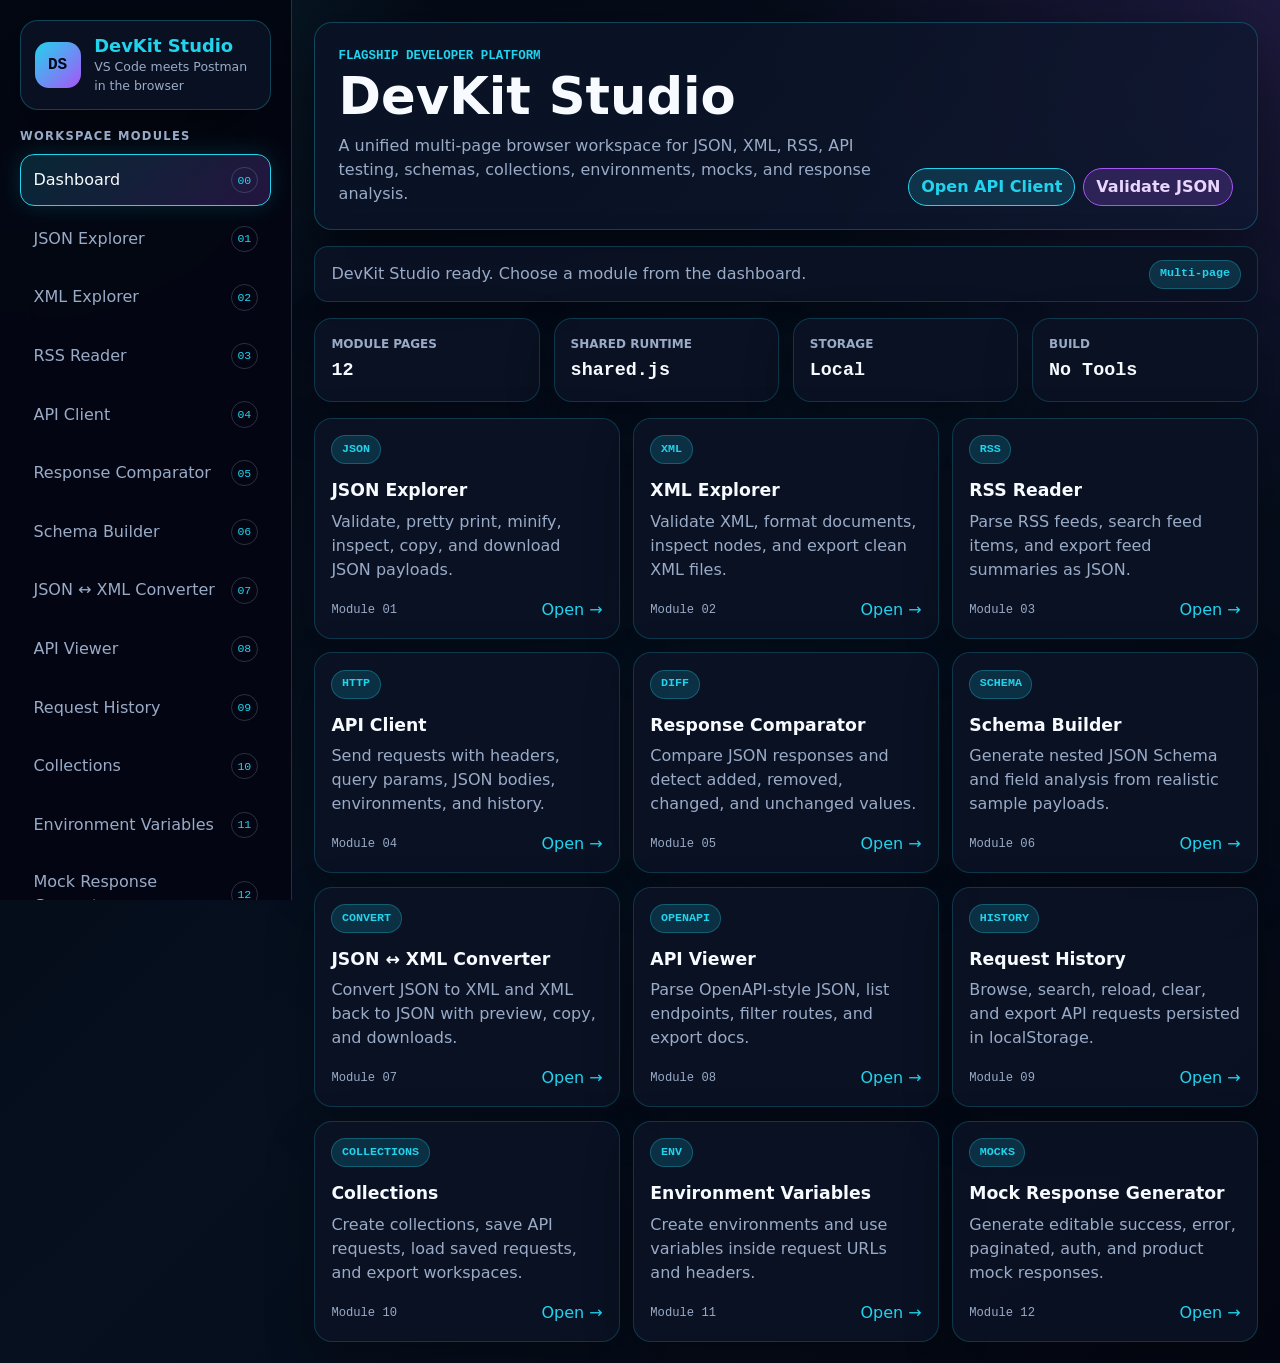
<file: index.html>
<!doctype html>
<html lang="en">
  <head>
    <meta charset="UTF-8" />
    <meta name="viewport" content="width=device-width, initial-scale=1.0" />
    <title>DevKit Studio | Dashboard</title>
    <link rel="icon" type="image/svg+xml" href="assets/favicon.svg" />
    <meta name="description" content="A multi-page browser-based flagship developer toolkit combining JSON, XML, RSS, API testing, response comparison, schema generation, OpenAPI viewing, collections, environments, request history, and mock response generation." />
    <link rel="canonical" href="https://fazal305.github.io/devkit-studio/" />
    <meta property="og:type" content="website" />
    <meta property="og:url" content="https://fazal305.github.io/devkit-studio/" />
    <meta property="og:title" content="DevKit Studio | Dashboard" />
    <meta property="og:description" content="A multi-page browser-based flagship developer toolkit combining JSON, XML, RSS, API testing, response comparison, schema generation, OpenAPI viewing, collections, environments, request history, and mock response generation." />
    <meta name="twitter:card" content="summary_large_image" />
    <meta name="twitter:title" content="DevKit Studio | Dashboard" />
    <meta name="twitter:description" content="A multi-page browser-based flagship developer toolkit combining JSON, XML, RSS, API testing, response comparison, schema generation, OpenAPI viewing, collections, environments, request history, and mock response generation." />
    <link
      href="https://cdn.jsdelivr.net/npm/bootstrap@5.3.3/dist/css/bootstrap.min.css"
      rel="stylesheet"
    />
    <link rel="stylesheet" href="styles.css" />
  </head>
  <body data-page="index">
    <div class="app-shell">
      <aside class="sidebar">
        <a class="brand" href="index.html" aria-label="DevKit Studio dashboard">
          <div class="brand-mark">DS</div>
          <div>
            <h1 class="brand-title">DevKit Studio</h1>
            <p class="brand-subtitle">VS Code meets Postman in the browser</p>
          </div>
        </a>

        <p class="sidebar-label">Workspace Modules</p>
        <nav class="module-nav" aria-label="DevKit modules">
          <a class="module-link" href="index.html" data-page-link="index"
            ><span>Dashboard</span><span class="module-index">00</span></a
          >
          <a
            class="module-link"
            href="json-explorer.html"
            data-page-link="json-explorer"
            ><span>JSON Explorer</span><span class="module-index">01</span></a
          >
          <a
            class="module-link"
            href="xml-explorer.html"
            data-page-link="xml-explorer"
            ><span>XML Explorer</span><span class="module-index">02</span></a
          >
          <a
            class="module-link"
            href="rss-reader.html"
            data-page-link="rss-reader"
            ><span>RSS Reader</span><span class="module-index">03</span></a
          >
          <a
            class="module-link"
            href="api-client.html"
            data-page-link="api-client"
            ><span>API Client</span><span class="module-index">04</span></a
          >
          <a
            class="module-link"
            href="response-comparator.html"
            data-page-link="response-comparator"
            ><span>Response Comparator</span
            ><span class="module-index">05</span></a
          >
          <a
            class="module-link"
            href="schema-builder.html"
            data-page-link="schema-builder"
            ><span>Schema Builder</span><span class="module-index">06</span></a
          >
          <a
            class="module-link"
            href="json-xml-converter.html"
            data-page-link="json-xml-converter"
            ><span>JSON ↔ XML Converter</span
            ><span class="module-index">07</span></a
          >
          <a
            class="module-link"
            href="api-viewer.html"
            data-page-link="api-viewer"
            ><span>API Viewer</span><span class="module-index">08</span></a
          >
          <a
            class="module-link"
            href="request-history.html"
            data-page-link="request-history"
            ><span>Request History</span><span class="module-index">09</span></a
          >
          <a
            class="module-link"
            href="collections.html"
            data-page-link="collections"
            ><span>Collections</span><span class="module-index">10</span></a
          >
          <a
            class="module-link"
            href="environment-variables.html"
            data-page-link="environment-variables"
            ><span>Environment Variables</span
            ><span class="module-index">11</span></a
          >
          <a
            class="module-link"
            href="mock-response-generator.html"
            data-page-link="mock-response-generator"
            ><span>Mock Response Generator</span
            ><span class="module-index">12</span></a
          >
        </nav>

        <p class="footer-note">Local-first developer tooling workspace</p>
      </aside>

      <main class="main-shell">
        <header class="hero">
          <div>
            <p class="hero-kicker">Flagship Developer Platform</p>
            <h2 class="hero-title">DevKit Studio</h2>
            <p class="hero-subtitle">
              A unified multi-page browser workspace for JSON, XML, RSS, API
              testing, schemas, collections, environments, mocks, and response
              analysis.
            </p>
          </div>
          <div class="hero-actions">
            <a class="btn btn-cyber" href="api-client.html">Open API Client</a>
            <a class="btn btn-purple" href="json-explorer.html"
              >Validate JSON</a
            >
          </div>
        </header>

        <section class="status-bar" aria-live="polite">
          <p class="status-message" id="globalStatus">
            DevKit Studio ready. Choose a module from the dashboard.
          </p>
          <span class="status-chip">Multi-page</span>
        </section>

        <section class="stats-grid" aria-label="Workspace stats">
          <div class="stat-card">
            <p class="stat-label">Module Pages</p>
            <p class="stat-value">12</p>
          </div>
          <div class="stat-card">
            <p class="stat-label">Shared Runtime</p>
            <p class="stat-value">shared.js</p>
          </div>
          <div class="stat-card">
            <p class="stat-label">Storage</p>
            <p class="stat-value">Local</p>
          </div>
          <div class="stat-card">
            <p class="stat-label">Build</p>
            <p class="stat-value">No Tools</p>
          </div>
        </section>

        <section class="dashboard-grid" aria-label="DevKit modules">
          <a class="dashboard-card" href="json-explorer.html">
            <div>
              <span class="stat-pill">JSON</span>
              <h3 class="mt-3">JSON Explorer</h3>
              <p>
                Validate, pretty print, minify, inspect, copy, and download JSON
                payloads.
              </p>
            </div>
            <div class="card-meta">
              <span class="item-meta">Module 01</span><span>Open →</span>
            </div>
          </a>

          <a class="dashboard-card" href="xml-explorer.html">
            <div>
              <span class="stat-pill">XML</span>
              <h3 class="mt-3">XML Explorer</h3>
              <p>
                Validate XML, format documents, inspect nodes, and export clean
                XML files.
              </p>
            </div>
            <div class="card-meta">
              <span class="item-meta">Module 02</span><span>Open →</span>
            </div>
          </a>

          <a class="dashboard-card" href="rss-reader.html">
            <div>
              <span class="stat-pill">RSS</span>
              <h3 class="mt-3">RSS Reader</h3>
              <p>
                Parse RSS feeds, search feed items, and export feed summaries as
                JSON.
              </p>
            </div>
            <div class="card-meta">
              <span class="item-meta">Module 03</span><span>Open →</span>
            </div>
          </a>

          <a class="dashboard-card" href="api-client.html">
            <div>
              <span class="stat-pill">HTTP</span>
              <h3 class="mt-3">API Client</h3>
              <p>
                Send requests with headers, query params, JSON bodies,
                environments, and history.
              </p>
            </div>
            <div class="card-meta">
              <span class="item-meta">Module 04</span><span>Open →</span>
            </div>
          </a>

          <a class="dashboard-card" href="response-comparator.html">
            <div>
              <span class="stat-pill">DIFF</span>
              <h3 class="mt-3">Response Comparator</h3>
              <p>
                Compare JSON responses and detect added, removed, changed, and
                unchanged values.
              </p>
            </div>
            <div class="card-meta">
              <span class="item-meta">Module 05</span><span>Open →</span>
            </div>
          </a>

          <a class="dashboard-card" href="schema-builder.html">
            <div>
              <span class="stat-pill">SCHEMA</span>
              <h3 class="mt-3">Schema Builder</h3>
              <p>
                Generate nested JSON Schema and field analysis from realistic
                sample payloads.
              </p>
            </div>
            <div class="card-meta">
              <span class="item-meta">Module 06</span><span>Open →</span>
            </div>
          </a>

          <a class="dashboard-card" href="json-xml-converter.html">
            <div>
              <span class="stat-pill">CONVERT</span>
              <h3 class="mt-3">JSON ↔ XML Converter</h3>
              <p>
                Convert JSON to XML and XML back to JSON with preview, copy, and
                downloads.
              </p>
            </div>
            <div class="card-meta">
              <span class="item-meta">Module 07</span><span>Open →</span>
            </div>
          </a>

          <a class="dashboard-card" href="api-viewer.html">
            <div>
              <span class="stat-pill">OPENAPI</span>
              <h3 class="mt-3">API Viewer</h3>
              <p>
                Parse OpenAPI-style JSON, list endpoints, filter routes, and
                export docs.
              </p>
            </div>
            <div class="card-meta">
              <span class="item-meta">Module 08</span><span>Open →</span>
            </div>
          </a>

          <a class="dashboard-card" href="request-history.html">
            <div>
              <span class="stat-pill">HISTORY</span>
              <h3 class="mt-3">Request History</h3>
              <p>
                Browse, search, reload, clear, and export API requests persisted
                in localStorage.
              </p>
            </div>
            <div class="card-meta">
              <span class="item-meta">Module 09</span><span>Open →</span>
            </div>
          </a>

          <a class="dashboard-card" href="collections.html">
            <div>
              <span class="stat-pill">COLLECTIONS</span>
              <h3 class="mt-3">Collections</h3>
              <p>
                Create collections, save API requests, load saved requests, and
                export workspaces.
              </p>
            </div>
            <div class="card-meta">
              <span class="item-meta">Module 10</span><span>Open →</span>
            </div>
          </a>

          <a class="dashboard-card" href="environment-variables.html">
            <div>
              <span class="stat-pill">ENV</span>
              <h3 class="mt-3">Environment Variables</h3>
              <p>
                Create environments and use variables inside request URLs and
                headers.
              </p>
            </div>
            <div class="card-meta">
              <span class="item-meta">Module 11</span><span>Open →</span>
            </div>
          </a>

          <a class="dashboard-card" href="mock-response-generator.html">
            <div>
              <span class="stat-pill">MOCKS</span>
              <h3 class="mt-3">Mock Response Generator</h3>
              <p>
                Generate editable success, error, paginated, auth, and product
                mock responses.
              </p>
            </div>
            <div class="card-meta">
              <span class="item-meta">Module 12</span><span>Open →</span>
            </div>
          </a>
        </section>
      </main>
    </div>

    <script src="https://code.jquery.com/jquery-3.7.1.min.js"></script>
    <script src="https://cdn.jsdelivr.net/npm/bootstrap@5.3.3/dist/js/bootstrap.bundle.min.js"></script>
    <script src="js/shared.js"></script>
  </body>
</html>
</file>
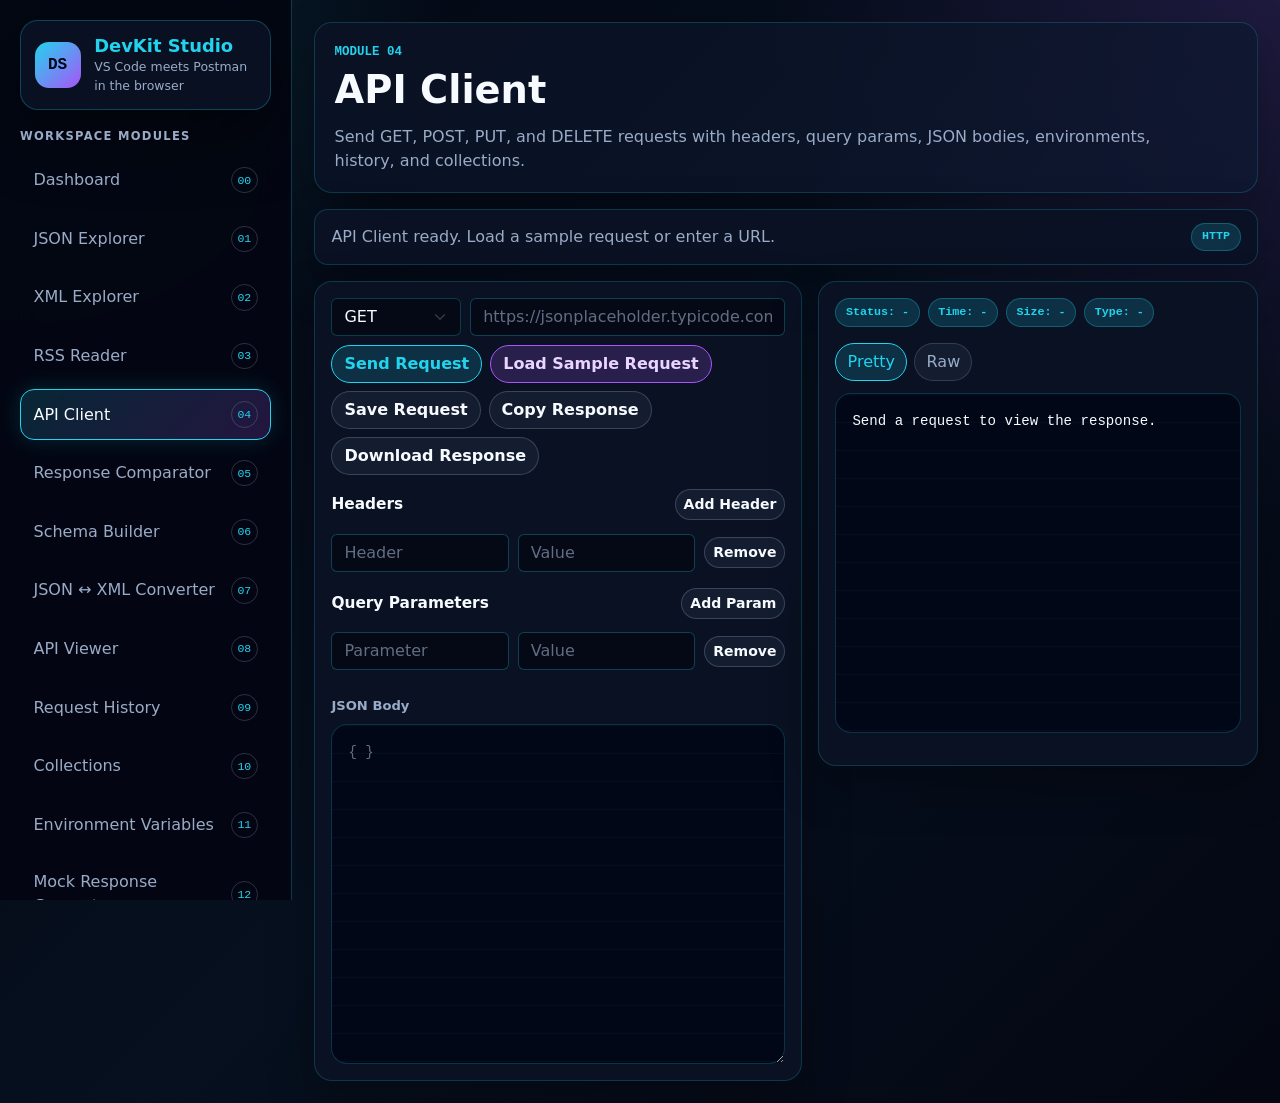
<file: api-client.html>
<!doctype html>
<html lang="en">
  <head>
    <meta charset="UTF-8" />
    <meta name="viewport" content="width=device-width, initial-scale=1.0" />
    <title>DevKit Studio | API Client</title>
    <link rel="icon" type="image/svg+xml" href="assets/favicon.svg" />
    <meta name="description" content="Send and test HTTP API requests with a browser-based API client, part of the DevKit Studio developer toolkit." />
    <link rel="canonical" href="https://fazal305.github.io/devkit-studio/api-client.html" />
    <meta property="og:type" content="website" />
    <meta property="og:url" content="https://fazal305.github.io/devkit-studio/api-client.html" />
    <meta property="og:title" content="DevKit Studio | API Client" />
    <meta property="og:description" content="Send and test HTTP API requests with a browser-based API client, part of the DevKit Studio developer toolkit." />
    <meta name="twitter:card" content="summary_large_image" />
    <meta name="twitter:title" content="DevKit Studio | API Client" />
    <meta name="twitter:description" content="Send and test HTTP API requests with a browser-based API client, part of the DevKit Studio developer toolkit." />
    <link
      href="https://cdn.jsdelivr.net/npm/bootstrap@5.3.3/dist/css/bootstrap.min.css"
      rel="stylesheet"
    />
    <link rel="stylesheet" href="styles.css" />
  </head>
  <body data-page="api-client">
    <div class="app-shell">
      <aside class="sidebar">
        <a class="brand" href="index.html" aria-label="DevKit Studio dashboard">
          <div class="brand-mark">DS</div>
          <div>
            <h1 class="brand-title">DevKit Studio</h1>
            <p class="brand-subtitle">VS Code meets Postman in the browser</p>
          </div>
        </a>

        <p class="sidebar-label">Workspace Modules</p>
        <nav class="module-nav" aria-label="DevKit modules">
          <a class="module-link" href="index.html" data-page-link="index"
            ><span>Dashboard</span><span class="module-index">00</span></a
          >
          <a
            class="module-link"
            href="json-explorer.html"
            data-page-link="json-explorer"
            ><span>JSON Explorer</span><span class="module-index">01</span></a
          >
          <a
            class="module-link"
            href="xml-explorer.html"
            data-page-link="xml-explorer"
            ><span>XML Explorer</span><span class="module-index">02</span></a
          >
          <a
            class="module-link"
            href="rss-reader.html"
            data-page-link="rss-reader"
            ><span>RSS Reader</span><span class="module-index">03</span></a
          >
          <a
            class="module-link"
            href="api-client.html"
            data-page-link="api-client"
            ><span>API Client</span><span class="module-index">04</span></a
          >
          <a
            class="module-link"
            href="response-comparator.html"
            data-page-link="response-comparator"
            ><span>Response Comparator</span
            ><span class="module-index">05</span></a
          >
          <a
            class="module-link"
            href="schema-builder.html"
            data-page-link="schema-builder"
            ><span>Schema Builder</span><span class="module-index">06</span></a
          >
          <a
            class="module-link"
            href="json-xml-converter.html"
            data-page-link="json-xml-converter"
            ><span>JSON ↔ XML Converter</span
            ><span class="module-index">07</span></a
          >
          <a
            class="module-link"
            href="api-viewer.html"
            data-page-link="api-viewer"
            ><span>API Viewer</span><span class="module-index">08</span></a
          >
          <a
            class="module-link"
            href="request-history.html"
            data-page-link="request-history"
            ><span>Request History</span><span class="module-index">09</span></a
          >
          <a
            class="module-link"
            href="collections.html"
            data-page-link="collections"
            ><span>Collections</span><span class="module-index">10</span></a
          >
          <a
            class="module-link"
            href="environment-variables.html"
            data-page-link="environment-variables"
            ><span>Environment Variables</span
            ><span class="module-index">11</span></a
          >
          <a
            class="module-link"
            href="mock-response-generator.html"
            data-page-link="mock-response-generator"
            ><span>Mock Response Generator</span
            ><span class="module-index">12</span></a
          >
        </nav>
        <p class="footer-note">Local-first developer tooling workspace</p>
      </aside>

      <main class="main-shell">
        <header class="page-header">
          <p class="page-kicker">Module 04</p>
          <h2 class="page-title">API Client</h2>
          <p class="page-subtitle">
            Send GET, POST, PUT, and DELETE requests with headers, query params,
            JSON bodies, environments, history, and collections.
          </p>
        </header>

        <section class="status-bar" aria-live="polite">
          <p class="status-message" id="globalStatus">
            API Client ready. Load a sample request or enter a URL.
          </p>
          <span class="status-chip">HTTP</span>
        </section>

        <section class="module-grid">
          <div class="panel">
            <div class="api-url-row">
              <select class="form-select" id="apiMethod">
                <option>GET</option>
                <option>POST</option>
                <option>PUT</option>
                <option>DELETE</option>
              </select>
              <input
                class="form-control"
                id="apiUrl"
                type="url"
                placeholder="https://jsonplaceholder.typicode.com/posts or {{baseUrl}}/posts"
              />
            </div>

            <div class="toolbar">
              <button class="btn btn-cyber" type="button" id="sendApiBtn">
                Send Request
              </button>
              <button
                class="btn btn-purple"
                type="button"
                id="loadSampleRequestBtn"
              >
                Load Sample Request
              </button>
              <button class="btn btn-ghost" type="button" id="saveRequestBtn">
                Save Request
              </button>
              <button class="btn btn-ghost" type="button" id="copyResponseBtn">
                Copy Response
              </button>
              <button
                class="btn btn-ghost"
                type="button"
                id="downloadResponseBtn"
              >
                Download Response
              </button>
            </div>

            <div class="panel-header">
              <h3 class="panel-title">Headers</h3>
              <button
                class="btn btn-sm btn-ghost"
                type="button"
                id="addHeaderBtn"
              >
                Add Header
              </button>
            </div>
            <div id="headersEditor"></div>

            <div class="panel-header mt-3">
              <h3 class="panel-title">Query Parameters</h3>
              <button
                class="btn btn-sm btn-ghost"
                type="button"
                id="addQueryBtn"
              >
                Add Param
              </button>
            </div>
            <div id="queryEditor"></div>

            <label class="form-label mt-3" for="apiBody">JSON Body</label>
            <textarea
              class="code-input form-control"
              id="apiBody"
              spellcheck="false"
              placeholder="{ }"
            ></textarea>
          </div>

          <div class="panel">
            <div class="pill-row mb-3" id="responseStats">
              <span class="stat-pill">Status: -</span>
              <span class="stat-pill">Time: -</span>
              <span class="stat-pill">Size: -</span>
              <span class="stat-pill">Type: -</span>
            </div>

            <div class="response-tabs">
              <button
                class="tab-button active"
                type="button"
                data-response-tab="pretty"
              >
                Pretty
              </button>
              <button class="tab-button" type="button" data-response-tab="raw">
                Raw
              </button>
            </div>

            <pre class="code-output" id="responsePretty">
Send a request to view the response.</pre
            >
            <pre class="code-output d-none" id="responseRaw">
Send a request to view the raw response.</pre
            >
          </div>
        </section>
      </main>
    </div>

    <script src="https://code.jquery.com/jquery-3.7.1.min.js"></script>
    <script src="https://cdn.jsdelivr.net/npm/bootstrap@5.3.3/dist/js/bootstrap.bundle.min.js"></script>
    <script src="js/shared.js"></script>
    <script src="js/api-client.js"></script>
  </body>
</html>
</file>
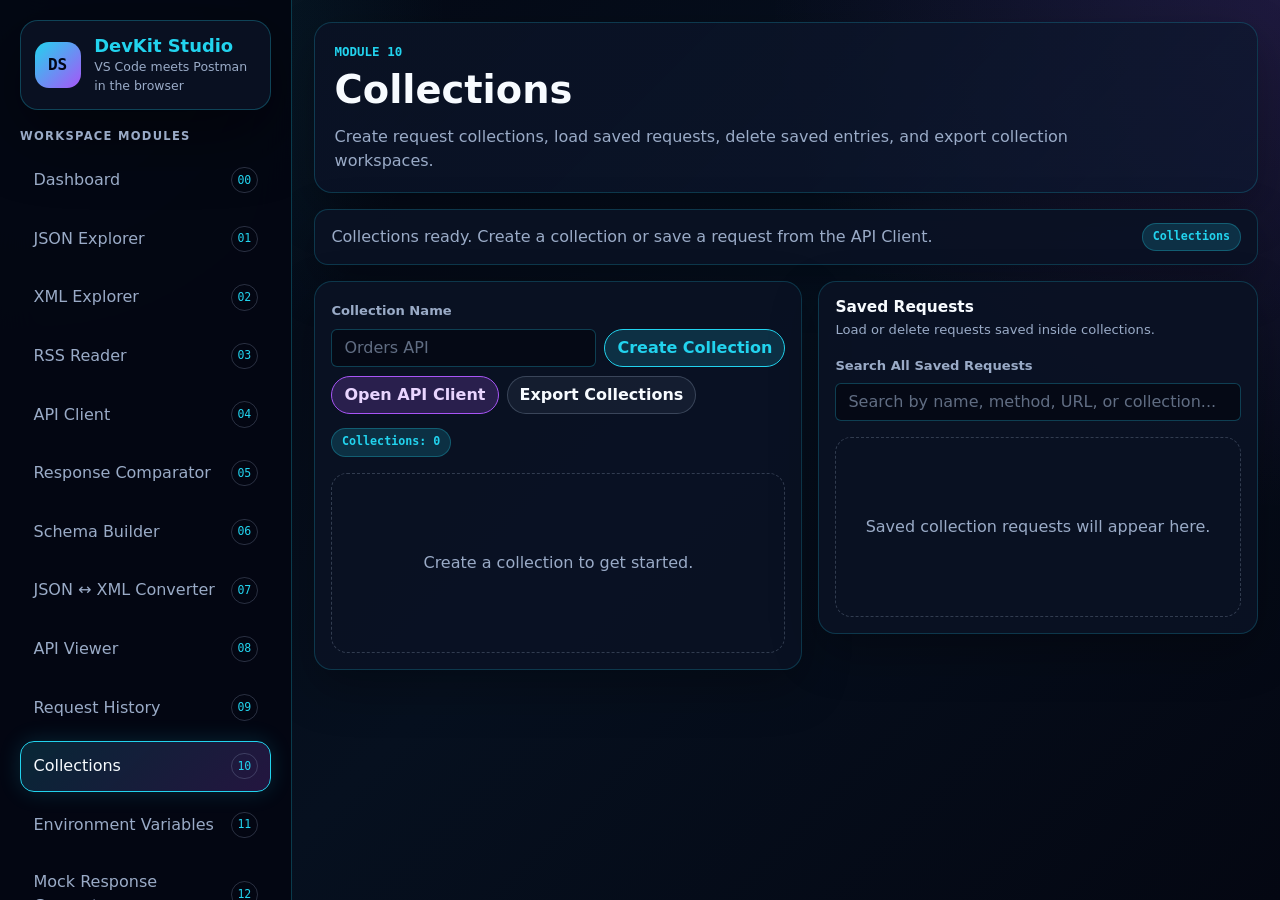
<file: collections.html>
<!doctype html>
<html lang="en">
  <head>
    <meta charset="UTF-8" />
    <meta name="viewport" content="width=device-width, initial-scale=1.0" />
    <title>DevKit Studio | Collections</title>
    <link rel="icon" type="image/svg+xml" href="assets/favicon.svg" />
    <meta name="description" content="Organize and manage saved API request collections in this browser-based developer toolkit." />
    <link rel="canonical" href="https://fazal305.github.io/devkit-studio/collections.html" />
    <meta property="og:type" content="website" />
    <meta property="og:url" content="https://fazal305.github.io/devkit-studio/collections.html" />
    <meta property="og:title" content="DevKit Studio | Collections" />
    <meta property="og:description" content="Organize and manage saved API request collections in this browser-based developer toolkit." />
    <meta name="twitter:card" content="summary_large_image" />
    <meta name="twitter:title" content="DevKit Studio | Collections" />
    <meta name="twitter:description" content="Organize and manage saved API request collections in this browser-based developer toolkit." />
    <link
      href="https://cdn.jsdelivr.net/npm/bootstrap@5.3.3/dist/css/bootstrap.min.css"
      rel="stylesheet"
    />
    <link rel="stylesheet" href="styles.css" />
  </head>
  <body data-page="collections">
    <div class="app-shell">
      <aside class="sidebar">
        <a class="brand" href="index.html" aria-label="DevKit Studio dashboard">
          <div class="brand-mark">DS</div>
          <div>
            <h1 class="brand-title">DevKit Studio</h1>
            <p class="brand-subtitle">VS Code meets Postman in the browser</p>
          </div>
        </a>

        <p class="sidebar-label">Workspace Modules</p>
        <nav class="module-nav" aria-label="DevKit modules">
          <a class="module-link" href="index.html" data-page-link="index"
            ><span>Dashboard</span><span class="module-index">00</span></a
          >
          <a
            class="module-link"
            href="json-explorer.html"
            data-page-link="json-explorer"
            ><span>JSON Explorer</span><span class="module-index">01</span></a
          >
          <a
            class="module-link"
            href="xml-explorer.html"
            data-page-link="xml-explorer"
            ><span>XML Explorer</span><span class="module-index">02</span></a
          >
          <a
            class="module-link"
            href="rss-reader.html"
            data-page-link="rss-reader"
            ><span>RSS Reader</span><span class="module-index">03</span></a
          >
          <a
            class="module-link"
            href="api-client.html"
            data-page-link="api-client"
            ><span>API Client</span><span class="module-index">04</span></a
          >
          <a
            class="module-link"
            href="response-comparator.html"
            data-page-link="response-comparator"
            ><span>Response Comparator</span
            ><span class="module-index">05</span></a
          >
          <a
            class="module-link"
            href="schema-builder.html"
            data-page-link="schema-builder"
            ><span>Schema Builder</span><span class="module-index">06</span></a
          >
          <a
            class="module-link"
            href="json-xml-converter.html"
            data-page-link="json-xml-converter"
            ><span>JSON ↔ XML Converter</span
            ><span class="module-index">07</span></a
          >
          <a
            class="module-link"
            href="api-viewer.html"
            data-page-link="api-viewer"
            ><span>API Viewer</span><span class="module-index">08</span></a
          >
          <a
            class="module-link"
            href="request-history.html"
            data-page-link="request-history"
            ><span>Request History</span><span class="module-index">09</span></a
          >
          <a
            class="module-link"
            href="collections.html"
            data-page-link="collections"
            ><span>Collections</span><span class="module-index">10</span></a
          >
          <a
            class="module-link"
            href="environment-variables.html"
            data-page-link="environment-variables"
            ><span>Environment Variables</span
            ><span class="module-index">11</span></a
          >
          <a
            class="module-link"
            href="mock-response-generator.html"
            data-page-link="mock-response-generator"
            ><span>Mock Response Generator</span
            ><span class="module-index">12</span></a
          >
        </nav>

        <p class="footer-note">Local-first developer tooling workspace</p>
      </aside>

      <main class="main-shell">
        <header class="page-header">
          <p class="page-kicker">Module 10</p>
          <h2 class="page-title">Collections</h2>
          <p class="page-subtitle">
            Create request collections, load saved requests, delete saved
            entries, and export collection workspaces.
          </p>
        </header>

        <section class="status-bar" aria-live="polite">
          <p class="status-message" id="globalStatus">
            Collections ready. Create a collection or save a request from the
            API Client.
          </p>
          <span class="status-chip">Collections</span>
        </section>

        <section class="module-grid">
          <div class="panel">
            <label class="form-label" for="collectionNameInput"
              >Collection Name</label
            >
            <div class="inline-form-row">
              <input
                class="form-control"
                id="collectionNameInput"
                type="text"
                placeholder="Orders API"
              />
              <button
                class="btn btn-cyber"
                type="button"
                id="createCollectionBtn"
              >
                Create Collection
              </button>
            </div>

            <div class="toolbar">
              <a class="btn btn-purple" href="api-client.html"
                >Open API Client</a
              >
              <button
                class="btn btn-ghost"
                type="button"
                id="exportCollectionsBtn"
              >
                Export Collections
              </button>
            </div>

            <div class="pill-row mb-3" id="collectionStats">
              <span class="stat-pill">Collections: 0</span>
            </div>

            <div id="collectionsListOutput">
              <div class="empty-state">Create a collection to get started.</div>
            </div>
          </div>

          <div class="panel">
            <div class="panel-header">
              <div>
                <h3 class="panel-title">Saved Requests</h3>
                <p class="panel-subtitle">
                  Load or delete requests saved inside collections.
                </p>
              </div>
            </div>

            <label class="form-label" for="searchSavedRequests"
              >Search All Saved Requests</label
            >
            <input
              class="form-control mb-3"
              id="searchSavedRequests"
              type="text"
              placeholder="Search by name, method, URL, or collection..."
            />

            <div id="collectionRequestsOutput">
              <div class="empty-state">
                Saved collection requests will appear here.
              </div>
            </div>
          </div>
        </section>
      </main>
    </div>

    <script src="https://code.jquery.com/jquery-3.7.1.min.js"></script>
    <script src="https://cdn.jsdelivr.net/npm/bootstrap@5.3.3/dist/js/bootstrap.bundle.min.js"></script>
    <script src="js/shared.js"></script>
    <script src="js/collections.js"></script>
  </body>
</html>
</file>
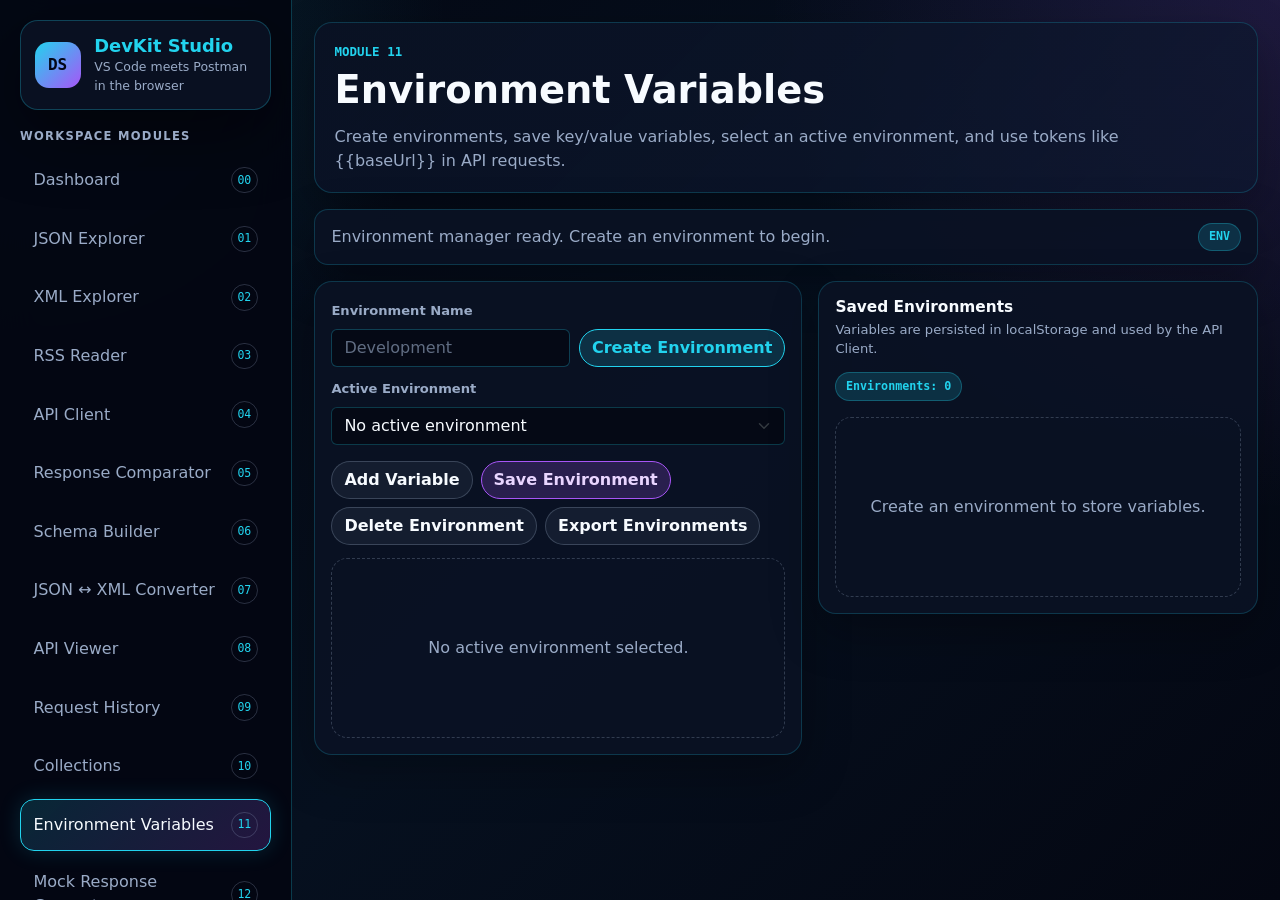
<file: environment-variables.html>
<!doctype html>
<html lang="en">
  <head>
    <meta charset="UTF-8" />
    <meta name="viewport" content="width=device-width, initial-scale=1.0" />
    <title>DevKit Studio | Environment Variables</title>
    <link rel="icon" type="image/svg+xml" href="assets/favicon.svg" />
    <meta name="description" content="Manage environment variables and configuration profiles for API testing in this browser-based developer toolkit." />
    <link rel="canonical" href="https://fazal305.github.io/devkit-studio/environment-variables.html" />
    <meta property="og:type" content="website" />
    <meta property="og:url" content="https://fazal305.github.io/devkit-studio/environment-variables.html" />
    <meta property="og:title" content="DevKit Studio | Environment Variables" />
    <meta property="og:description" content="Manage environment variables and configuration profiles for API testing in this browser-based developer toolkit." />
    <meta name="twitter:card" content="summary_large_image" />
    <meta name="twitter:title" content="DevKit Studio | Environment Variables" />
    <meta name="twitter:description" content="Manage environment variables and configuration profiles for API testing in this browser-based developer toolkit." />
    <link
      href="https://cdn.jsdelivr.net/npm/bootstrap@5.3.3/dist/css/bootstrap.min.css"
      rel="stylesheet"
    />
    <link rel="stylesheet" href="styles.css" />
  </head>
  <body data-page="environment-variables">
    <div class="app-shell">
      <aside class="sidebar">
        <a class="brand" href="index.html" aria-label="DevKit Studio dashboard">
          <div class="brand-mark">DS</div>
          <div>
            <h1 class="brand-title">DevKit Studio</h1>
            <p class="brand-subtitle">VS Code meets Postman in the browser</p>
          </div>
        </a>

        <p class="sidebar-label">Workspace Modules</p>
        <nav class="module-nav" aria-label="DevKit modules">
          <a class="module-link" href="index.html" data-page-link="index"
            ><span>Dashboard</span><span class="module-index">00</span></a
          >
          <a
            class="module-link"
            href="json-explorer.html"
            data-page-link="json-explorer"
            ><span>JSON Explorer</span><span class="module-index">01</span></a
          >
          <a
            class="module-link"
            href="xml-explorer.html"
            data-page-link="xml-explorer"
            ><span>XML Explorer</span><span class="module-index">02</span></a
          >
          <a
            class="module-link"
            href="rss-reader.html"
            data-page-link="rss-reader"
            ><span>RSS Reader</span><span class="module-index">03</span></a
          >
          <a
            class="module-link"
            href="api-client.html"
            data-page-link="api-client"
            ><span>API Client</span><span class="module-index">04</span></a
          >
          <a
            class="module-link"
            href="response-comparator.html"
            data-page-link="response-comparator"
            ><span>Response Comparator</span
            ><span class="module-index">05</span></a
          >
          <a
            class="module-link"
            href="schema-builder.html"
            data-page-link="schema-builder"
            ><span>Schema Builder</span><span class="module-index">06</span></a
          >
          <a
            class="module-link"
            href="json-xml-converter.html"
            data-page-link="json-xml-converter"
            ><span>JSON ↔ XML Converter</span
            ><span class="module-index">07</span></a
          >
          <a
            class="module-link"
            href="api-viewer.html"
            data-page-link="api-viewer"
            ><span>API Viewer</span><span class="module-index">08</span></a
          >
          <a
            class="module-link"
            href="request-history.html"
            data-page-link="request-history"
            ><span>Request History</span><span class="module-index">09</span></a
          >
          <a
            class="module-link"
            href="collections.html"
            data-page-link="collections"
            ><span>Collections</span><span class="module-index">10</span></a
          >
          <a
            class="module-link"
            href="environment-variables.html"
            data-page-link="environment-variables"
            ><span>Environment Variables</span
            ><span class="module-index">11</span></a
          >
          <a
            class="module-link"
            href="mock-response-generator.html"
            data-page-link="mock-response-generator"
            ><span>Mock Response Generator</span
            ><span class="module-index">12</span></a
          >
        </nav>

        <p class="footer-note">Local-first developer tooling workspace</p>
      </aside>

      <main class="main-shell">
        <header class="page-header">
          <p class="page-kicker">Module 11</p>
          <h2 class="page-title">Environment Variables</h2>
          <p class="page-subtitle">
            Create environments, save key/value variables, select an active
            environment, and use tokens like {{baseUrl}} in API requests.
          </p>
        </header>

        <section class="status-bar" aria-live="polite">
          <p class="status-message" id="globalStatus">
            Environment manager ready. Create an environment to begin.
          </p>
          <span class="status-chip">ENV</span>
        </section>

        <section class="module-grid">
          <div class="panel">
            <label class="form-label" for="environmentNameInput"
              >Environment Name</label
            >
            <div class="inline-form-row">
              <input
                class="form-control"
                id="environmentNameInput"
                type="text"
                placeholder="Development"
              />
              <button
                class="btn btn-cyber"
                type="button"
                id="createEnvironmentBtn"
              >
                Create Environment
              </button>
            </div>

            <label class="form-label" for="activeEnvironmentSelect"
              >Active Environment</label
            >
            <select
              class="form-select mb-3"
              id="activeEnvironmentSelect"
            ></select>

            <div class="toolbar">
              <button class="btn btn-ghost" type="button" id="addVariableBtn">
                Add Variable
              </button>
              <button
                class="btn btn-purple"
                type="button"
                id="saveEnvironmentBtn"
              >
                Save Environment
              </button>
              <button
                class="btn btn-ghost"
                type="button"
                id="deleteEnvironmentBtn"
              >
                Delete Environment
              </button>
              <button
                class="btn btn-ghost"
                type="button"
                id="exportEnvironmentsBtn"
              >
                Export Environments
              </button>
            </div>

            <div id="environmentVariablesEditor"></div>
          </div>

          <div class="panel">
            <div class="panel-header">
              <div>
                <h3 class="panel-title">Saved Environments</h3>
                <p class="panel-subtitle">
                  Variables are persisted in localStorage and used by the API
                  Client.
                </p>
              </div>
            </div>

            <div class="pill-row mb-3" id="environmentStats">
              <span class="stat-pill">Environments: 0</span>
            </div>

            <div id="environmentsListOutput">
              <div class="empty-state">
                Create an environment to store variables.
              </div>
            </div>
          </div>
        </section>
      </main>
    </div>

    <script src="https://code.jquery.com/jquery-3.7.1.min.js"></script>
    <script src="https://cdn.jsdelivr.net/npm/bootstrap@5.3.3/dist/js/bootstrap.bundle.min.js"></script>
    <script src="js/shared.js"></script>
    <script src="js/environment-variables.js"></script>
  </body>
</html>
</file>
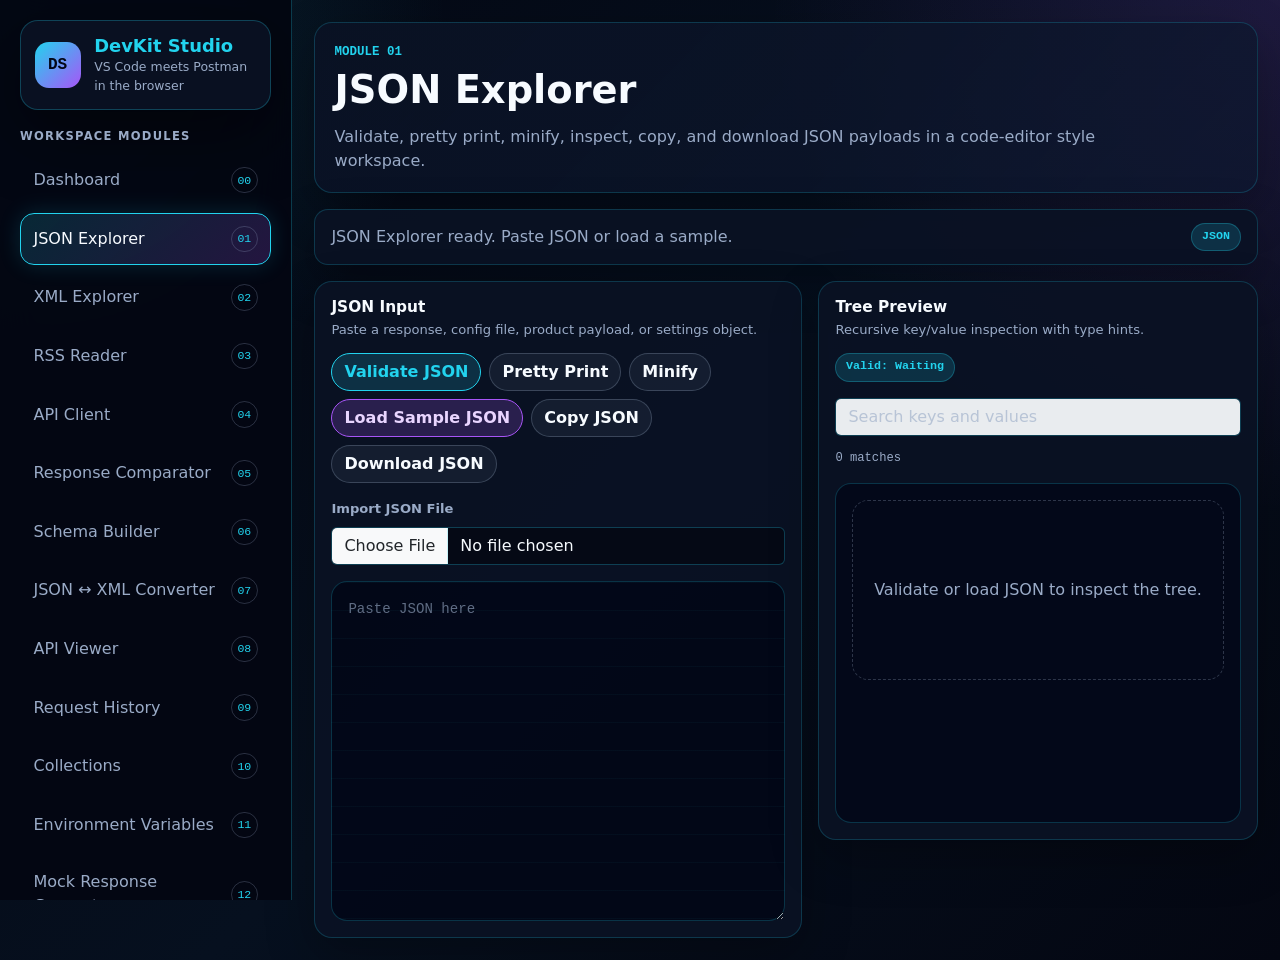
<file: json-explorer.html>
<!doctype html>
<html lang="en">
  <head>
    <meta charset="UTF-8" />
    <meta name="viewport" content="width=device-width, initial-scale=1.0" />
    <title>DevKit Studio | JSON Explorer</title>
    <link rel="icon" type="image/svg+xml" href="assets/favicon.svg" />
    <meta name="description" content="Explore, format, and inspect JSON data with this browser-based JSON explorer, part of the DevKit Studio developer toolkit." />
    <link rel="canonical" href="https://fazal305.github.io/devkit-studio/json-explorer.html" />
    <meta property="og:type" content="website" />
    <meta property="og:url" content="https://fazal305.github.io/devkit-studio/json-explorer.html" />
    <meta property="og:title" content="DevKit Studio | JSON Explorer" />
    <meta property="og:description" content="Explore, format, and inspect JSON data with this browser-based JSON explorer, part of the DevKit Studio developer toolkit." />
    <meta name="twitter:card" content="summary_large_image" />
    <meta name="twitter:title" content="DevKit Studio | JSON Explorer" />
    <meta name="twitter:description" content="Explore, format, and inspect JSON data with this browser-based JSON explorer, part of the DevKit Studio developer toolkit." />
    <link
      href="https://cdn.jsdelivr.net/npm/bootstrap@5.3.3/dist/css/bootstrap.min.css"
      rel="stylesheet"
    />
    <link rel="stylesheet" href="styles.css" />
  </head>
  <body data-page="json-explorer">
    <div class="app-shell">
      <aside class="sidebar">
        <a class="brand" href="index.html" aria-label="DevKit Studio dashboard">
          <div class="brand-mark">DS</div>
          <div>
            <h1 class="brand-title">DevKit Studio</h1>
            <p class="brand-subtitle">VS Code meets Postman in the browser</p>
          </div>
        </a>

        <p class="sidebar-label">Workspace Modules</p>
        <nav class="module-nav" aria-label="DevKit modules">
          <a class="module-link" href="index.html" data-page-link="index"
            ><span>Dashboard</span><span class="module-index">00</span></a
          >
          <a
            class="module-link"
            href="json-explorer.html"
            data-page-link="json-explorer"
            ><span>JSON Explorer</span><span class="module-index">01</span></a
          >
          <a
            class="module-link"
            href="xml-explorer.html"
            data-page-link="xml-explorer"
            ><span>XML Explorer</span><span class="module-index">02</span></a
          >
          <a
            class="module-link"
            href="rss-reader.html"
            data-page-link="rss-reader"
            ><span>RSS Reader</span><span class="module-index">03</span></a
          >
          <a
            class="module-link"
            href="api-client.html"
            data-page-link="api-client"
            ><span>API Client</span><span class="module-index">04</span></a
          >
          <a
            class="module-link"
            href="response-comparator.html"
            data-page-link="response-comparator"
            ><span>Response Comparator</span
            ><span class="module-index">05</span></a
          >
          <a
            class="module-link"
            href="schema-builder.html"
            data-page-link="schema-builder"
            ><span>Schema Builder</span><span class="module-index">06</span></a
          >
          <a
            class="module-link"
            href="json-xml-converter.html"
            data-page-link="json-xml-converter"
            ><span>JSON ↔ XML Converter</span
            ><span class="module-index">07</span></a
          >
          <a
            class="module-link"
            href="api-viewer.html"
            data-page-link="api-viewer"
            ><span>API Viewer</span><span class="module-index">08</span></a
          >
          <a
            class="module-link"
            href="request-history.html"
            data-page-link="request-history"
            ><span>Request History</span><span class="module-index">09</span></a
          >
          <a
            class="module-link"
            href="collections.html"
            data-page-link="collections"
            ><span>Collections</span><span class="module-index">10</span></a
          >
          <a
            class="module-link"
            href="environment-variables.html"
            data-page-link="environment-variables"
            ><span>Environment Variables</span
            ><span class="module-index">11</span></a
          >
          <a
            class="module-link"
            href="mock-response-generator.html"
            data-page-link="mock-response-generator"
            ><span>Mock Response Generator</span
            ><span class="module-index">12</span></a
          >
        </nav>

        <p class="footer-note">Local-first developer tooling workspace</p>
      </aside>

      <main class="main-shell">
        <header class="page-header">
          <p class="page-kicker">Module 01</p>
          <h2 class="page-title">JSON Explorer</h2>
          <p class="page-subtitle">
            Validate, pretty print, minify, inspect, copy, and download JSON
            payloads in a code-editor style workspace.
          </p>
        </header>

        <section class="status-bar" aria-live="polite">
          <p class="status-message" id="globalStatus">
            JSON Explorer ready. Paste JSON or load a sample.
          </p>
          <span class="status-chip">JSON</span>
        </section>

        <section class="module-grid">
          <div class="panel">
            <div class="panel-header">
              <div>
                <h3 class="panel-title">JSON Input</h3>
                <p class="panel-subtitle">
                  Paste a response, config file, product payload, or settings
                  object.
                </p>
              </div>
            </div>

            <div class="toolbar">
              <button class="btn btn-cyber" type="button" id="validateJsonBtn">
                Validate JSON
              </button>
              <button class="btn btn-ghost" type="button" id="prettyJsonBtn">
                Pretty Print
              </button>
              <button class="btn btn-ghost" type="button" id="minifyJsonBtn">
                Minify
              </button>
              <button
                class="btn btn-purple"
                type="button"
                id="loadJsonSampleBtn"
              >
                Load Sample JSON
              </button>
              <button class="btn btn-ghost" type="button" id="copyJsonBtn">
                Copy JSON
              </button>
              <button class="btn btn-ghost" type="button" id="downloadJsonBtn">
                Download JSON
              </button>
            </div>

            <label class="form-label" for="jsonFileInput">Import JSON File</label>
            <input class="form-control mb-3" id="jsonFileInput" type="file" accept=".json,.txt" />

            <textarea
              class="code-input form-control"
              id="jsonInput"
              spellcheck="false"
              placeholder="Paste JSON here"
            ></textarea>
          </div>

          <div class="panel">
            <div class="panel-header">
              <div>
                <h3 class="panel-title">Tree Preview</h3>
                <p class="panel-subtitle">
                  Recursive key/value inspection with type hints.
                </p>
              </div>
            </div>

            <div class="pill-row mb-3" id="jsonStats">
              <span class="stat-pill">Valid: Waiting</span>
            </div>

            <input
              class="form-control search-row"
              id="jsonTreeSearch"
              type="search"
              placeholder="Search keys and values"
              disabled
            />
            <p class="item-meta" id="jsonTreeMatchCount">0 matches</p>

            <div class="preview-panel" id="jsonTreeOutput">
              <div class="empty-state">
                Validate or load JSON to inspect the tree.
              </div>
            </div>
          </div>
        </section>
      </main>
    </div>

    <script src="https://code.jquery.com/jquery-3.7.1.min.js"></script>
    <script src="https://cdn.jsdelivr.net/npm/bootstrap@5.3.3/dist/js/bootstrap.bundle.min.js"></script>
    <script src="js/shared.js"></script>
    <script src="js/json-explorer.js"></script>
  </body>
</html>
</file>
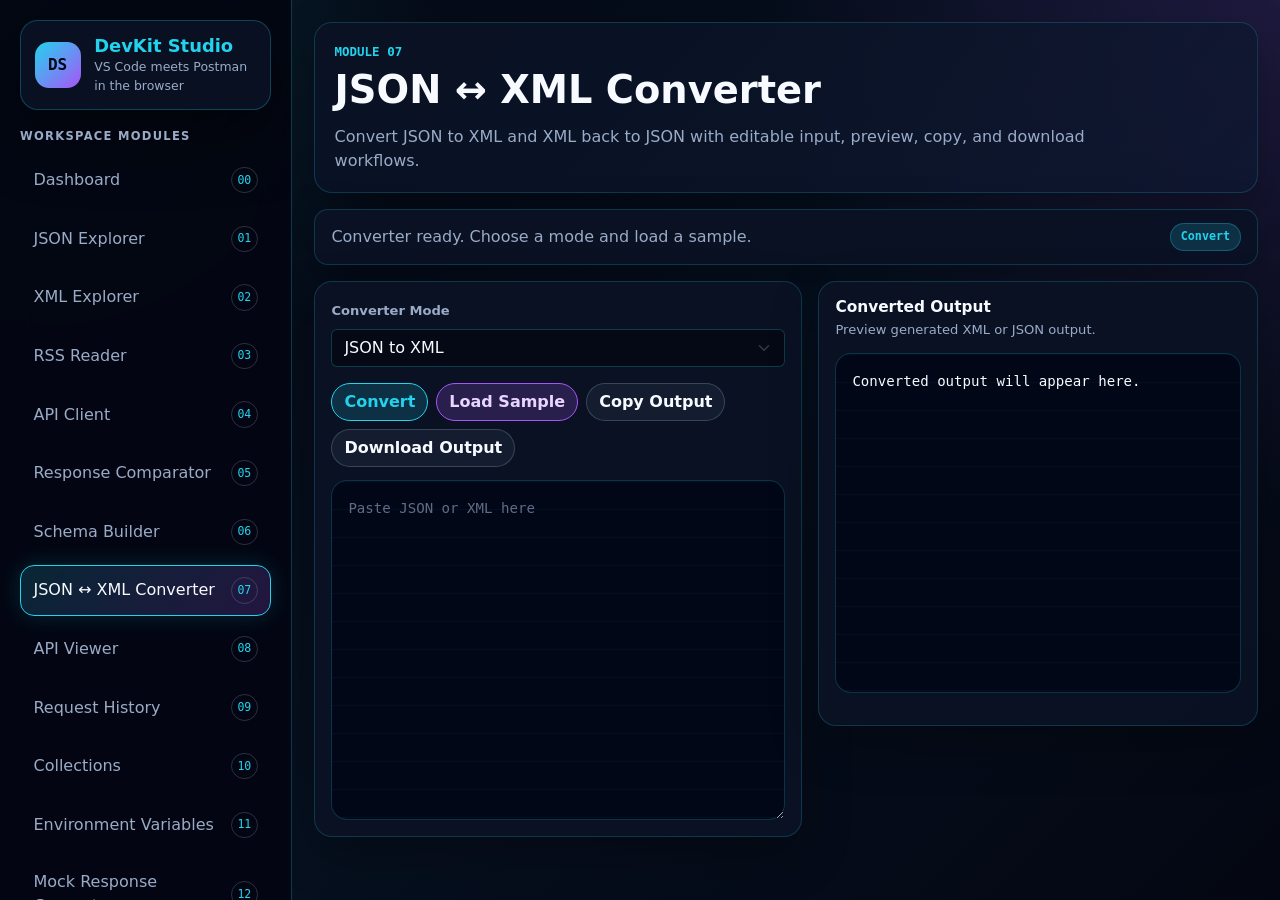
<file: json-xml-converter.html>
<!doctype html>
<html lang="en">
  <head>
    <meta charset="UTF-8" />
    <meta name="viewport" content="width=device-width, initial-scale=1.0" />
    <title>DevKit Studio | JSON XML Converter</title>
    <link rel="icon" type="image/svg+xml" href="assets/favicon.svg" />
    <meta name="description" content="Convert between JSON and XML formats with this browser-based converter, part of the DevKit Studio developer toolkit." />
    <link rel="canonical" href="https://fazal305.github.io/devkit-studio/json-xml-converter.html" />
    <meta property="og:type" content="website" />
    <meta property="og:url" content="https://fazal305.github.io/devkit-studio/json-xml-converter.html" />
    <meta property="og:title" content="DevKit Studio | JSON XML Converter" />
    <meta property="og:description" content="Convert between JSON and XML formats with this browser-based converter, part of the DevKit Studio developer toolkit." />
    <meta name="twitter:card" content="summary_large_image" />
    <meta name="twitter:title" content="DevKit Studio | JSON XML Converter" />
    <meta name="twitter:description" content="Convert between JSON and XML formats with this browser-based converter, part of the DevKit Studio developer toolkit." />
    <link
      href="https://cdn.jsdelivr.net/npm/bootstrap@5.3.3/dist/css/bootstrap.min.css"
      rel="stylesheet"
    />
    <link rel="stylesheet" href="styles.css" />
  </head>
  <body data-page="json-xml-converter">
    <div class="app-shell">
      <aside class="sidebar">
        <a class="brand" href="index.html" aria-label="DevKit Studio dashboard">
          <div class="brand-mark">DS</div>
          <div>
            <h1 class="brand-title">DevKit Studio</h1>
            <p class="brand-subtitle">VS Code meets Postman in the browser</p>
          </div>
        </a>

        <p class="sidebar-label">Workspace Modules</p>
        <nav class="module-nav" aria-label="DevKit modules">
          <a class="module-link" href="index.html" data-page-link="index"
            ><span>Dashboard</span><span class="module-index">00</span></a
          >
          <a
            class="module-link"
            href="json-explorer.html"
            data-page-link="json-explorer"
            ><span>JSON Explorer</span><span class="module-index">01</span></a
          >
          <a
            class="module-link"
            href="xml-explorer.html"
            data-page-link="xml-explorer"
            ><span>XML Explorer</span><span class="module-index">02</span></a
          >
          <a
            class="module-link"
            href="rss-reader.html"
            data-page-link="rss-reader"
            ><span>RSS Reader</span><span class="module-index">03</span></a
          >
          <a
            class="module-link"
            href="api-client.html"
            data-page-link="api-client"
            ><span>API Client</span><span class="module-index">04</span></a
          >
          <a
            class="module-link"
            href="response-comparator.html"
            data-page-link="response-comparator"
            ><span>Response Comparator</span
            ><span class="module-index">05</span></a
          >
          <a
            class="module-link"
            href="schema-builder.html"
            data-page-link="schema-builder"
            ><span>Schema Builder</span><span class="module-index">06</span></a
          >
          <a
            class="module-link"
            href="json-xml-converter.html"
            data-page-link="json-xml-converter"
            ><span>JSON ↔ XML Converter</span
            ><span class="module-index">07</span></a
          >
          <a
            class="module-link"
            href="api-viewer.html"
            data-page-link="api-viewer"
            ><span>API Viewer</span><span class="module-index">08</span></a
          >
          <a
            class="module-link"
            href="request-history.html"
            data-page-link="request-history"
            ><span>Request History</span><span class="module-index">09</span></a
          >
          <a
            class="module-link"
            href="collections.html"
            data-page-link="collections"
            ><span>Collections</span><span class="module-index">10</span></a
          >
          <a
            class="module-link"
            href="environment-variables.html"
            data-page-link="environment-variables"
            ><span>Environment Variables</span
            ><span class="module-index">11</span></a
          >
          <a
            class="module-link"
            href="mock-response-generator.html"
            data-page-link="mock-response-generator"
            ><span>Mock Response Generator</span
            ><span class="module-index">12</span></a
          >
        </nav>

        <p class="footer-note">Local-first developer tooling workspace</p>
      </aside>

      <main class="main-shell">
        <header class="page-header">
          <p class="page-kicker">Module 07</p>
          <h2 class="page-title">JSON ↔ XML Converter</h2>
          <p class="page-subtitle">
            Convert JSON to XML and XML back to JSON with editable input,
            preview, copy, and download workflows.
          </p>
        </header>

        <section class="status-bar" aria-live="polite">
          <p class="status-message" id="globalStatus">
            Converter ready. Choose a mode and load a sample.
          </p>
          <span class="status-chip">Convert</span>
        </section>

        <section class="module-grid">
          <div class="panel">
            <label class="form-label" for="converterMode">Converter Mode</label>
            <select class="form-select mb-3" id="converterMode">
              <option value="jsonToXml">JSON to XML</option>
              <option value="xmlToJson">XML to JSON</option>
            </select>

            <div class="toolbar">
              <button class="btn btn-cyber" type="button" id="runConverterBtn">
                Convert
              </button>
              <button
                class="btn btn-purple"
                type="button"
                id="loadConverterSampleBtn"
              >
                Load Sample
              </button>
              <button
                class="btn btn-ghost"
                type="button"
                id="copyConverterOutputBtn"
              >
                Copy Output
              </button>
              <button
                class="btn btn-ghost"
                type="button"
                id="downloadConverterOutputBtn"
              >
                Download Output
              </button>
            </div>

            <textarea
              class="code-input form-control"
              id="converterInput"
              spellcheck="false"
              placeholder="Paste JSON or XML here"
            ></textarea>
          </div>

          <div class="panel">
            <div class="panel-header">
              <div>
                <h3 class="panel-title">Converted Output</h3>
                <p class="panel-subtitle">
                  Preview generated XML or JSON output.
                </p>
              </div>
            </div>

            <pre class="code-output" id="converterOutput">
Converted output will appear here.</pre
            >
          </div>
        </section>
      </main>
    </div>

    <script src="https://code.jquery.com/jquery-3.7.1.min.js"></script>
    <script src="https://cdn.jsdelivr.net/npm/bootstrap@5.3.3/dist/js/bootstrap.bundle.min.js"></script>
    <script src="js/shared.js"></script>
    <script src="js/json-xml-converter.js"></script>
  </body>
</html>
</file>
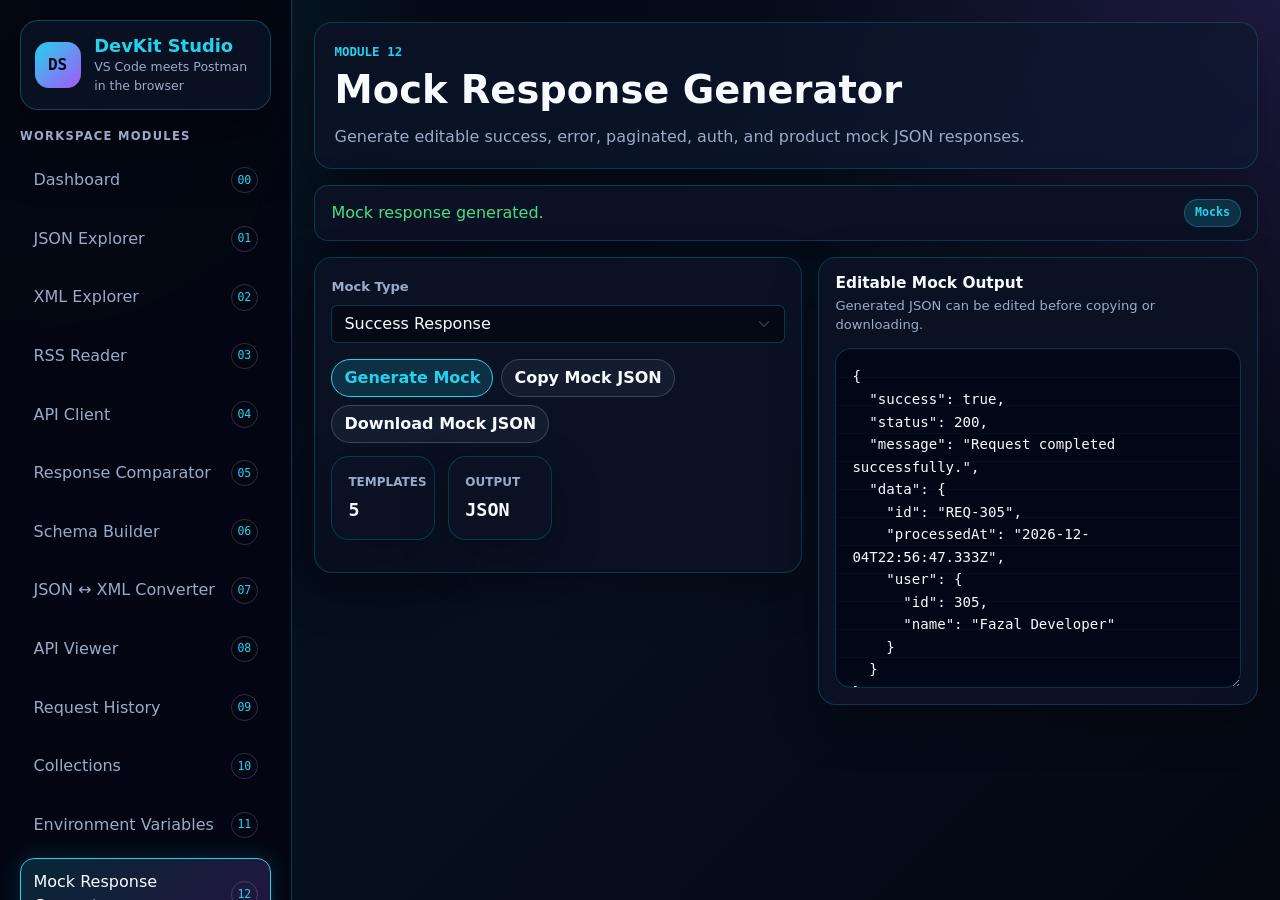
<file: mock-response-generator.html>
<!doctype html>
<html lang="en">
  <head>
    <meta charset="UTF-8" />
    <meta name="viewport" content="width=device-width, initial-scale=1.0" />
    <title>DevKit Studio | Mock Response Generator</title>
    <link rel="icon" type="image/svg+xml" href="assets/favicon.svg" />
    <meta name="description" content="Generate mock API responses for testing with this browser-based tool, part of the DevKit Studio developer toolkit." />
    <link rel="canonical" href="https://fazal305.github.io/devkit-studio/mock-response-generator.html" />
    <meta property="og:type" content="website" />
    <meta property="og:url" content="https://fazal305.github.io/devkit-studio/mock-response-generator.html" />
    <meta property="og:title" content="DevKit Studio | Mock Response Generator" />
    <meta property="og:description" content="Generate mock API responses for testing with this browser-based tool, part of the DevKit Studio developer toolkit." />
    <meta name="twitter:card" content="summary_large_image" />
    <meta name="twitter:title" content="DevKit Studio | Mock Response Generator" />
    <meta name="twitter:description" content="Generate mock API responses for testing with this browser-based tool, part of the DevKit Studio developer toolkit." />
    <link
      href="https://cdn.jsdelivr.net/npm/bootstrap@5.3.3/dist/css/bootstrap.min.css"
      rel="stylesheet"
    />
    <link rel="stylesheet" href="styles.css" />
  </head>
  <body data-page="mock-response-generator">
    <div class="app-shell">
      <aside class="sidebar">
        <a class="brand" href="index.html" aria-label="DevKit Studio dashboard">
          <div class="brand-mark">DS</div>
          <div>
            <h1 class="brand-title">DevKit Studio</h1>
            <p class="brand-subtitle">VS Code meets Postman in the browser</p>
          </div>
        </a>

        <p class="sidebar-label">Workspace Modules</p>
        <nav class="module-nav" aria-label="DevKit modules">
          <a class="module-link" href="index.html" data-page-link="index"
            ><span>Dashboard</span><span class="module-index">00</span></a
          >
          <a
            class="module-link"
            href="json-explorer.html"
            data-page-link="json-explorer"
            ><span>JSON Explorer</span><span class="module-index">01</span></a
          >
          <a
            class="module-link"
            href="xml-explorer.html"
            data-page-link="xml-explorer"
            ><span>XML Explorer</span><span class="module-index">02</span></a
          >
          <a
            class="module-link"
            href="rss-reader.html"
            data-page-link="rss-reader"
            ><span>RSS Reader</span><span class="module-index">03</span></a
          >
          <a
            class="module-link"
            href="api-client.html"
            data-page-link="api-client"
            ><span>API Client</span><span class="module-index">04</span></a
          >
          <a
            class="module-link"
            href="response-comparator.html"
            data-page-link="response-comparator"
            ><span>Response Comparator</span
            ><span class="module-index">05</span></a
          >
          <a
            class="module-link"
            href="schema-builder.html"
            data-page-link="schema-builder"
            ><span>Schema Builder</span><span class="module-index">06</span></a
          >
          <a
            class="module-link"
            href="json-xml-converter.html"
            data-page-link="json-xml-converter"
            ><span>JSON ↔ XML Converter</span
            ><span class="module-index">07</span></a
          >
          <a
            class="module-link"
            href="api-viewer.html"
            data-page-link="api-viewer"
            ><span>API Viewer</span><span class="module-index">08</span></a
          >
          <a
            class="module-link"
            href="request-history.html"
            data-page-link="request-history"
            ><span>Request History</span><span class="module-index">09</span></a
          >
          <a
            class="module-link"
            href="collections.html"
            data-page-link="collections"
            ><span>Collections</span><span class="module-index">10</span></a
          >
          <a
            class="module-link"
            href="environment-variables.html"
            data-page-link="environment-variables"
            ><span>Environment Variables</span
            ><span class="module-index">11</span></a
          >
          <a
            class="module-link"
            href="mock-response-generator.html"
            data-page-link="mock-response-generator"
            ><span>Mock Response Generator</span
            ><span class="module-index">12</span></a
          >
        </nav>

        <p class="footer-note">Local-first developer tooling workspace</p>
      </aside>

      <main class="main-shell">
        <header class="page-header">
          <p class="page-kicker">Module 12</p>
          <h2 class="page-title">Mock Response Generator</h2>
          <p class="page-subtitle">
            Generate editable success, error, paginated, auth, and product mock
            JSON responses.
          </p>
        </header>

        <section class="status-bar" aria-live="polite">
          <p class="status-message" id="globalStatus">
            Mock Response Generator ready. Pick a template and generate JSON.
          </p>
          <span class="status-chip">Mocks</span>
        </section>

        <section class="module-grid">
          <div class="panel">
            <label class="form-label" for="mockTypeSelect">Mock Type</label>
            <select class="form-select mb-3" id="mockTypeSelect">
              <option value="success">Success Response</option>
              <option value="error">Error Response</option>
              <option value="paginated">Paginated Response</option>
              <option value="auth">Auth Response</option>
              <option value="product">Product Response</option>
            </select>

            <div class="toolbar">
              <button class="btn btn-cyber" type="button" id="generateMockBtn">
                Generate Mock
              </button>
              <button class="btn btn-ghost" type="button" id="copyMockBtn">
                Copy Mock JSON
              </button>
              <button class="btn btn-ghost" type="button" id="downloadMockBtn">
                Download Mock JSON
              </button>
            </div>

            <div class="stats-grid">
              <div class="stat-card">
                <p class="stat-label">Templates</p>
                <p class="stat-value">5</p>
              </div>
              <div class="stat-card">
                <p class="stat-label">Output</p>
                <p class="stat-value">JSON</p>
              </div>
            </div>
          </div>

          <div class="panel">
            <div class="panel-header">
              <div>
                <h3 class="panel-title">Editable Mock Output</h3>
                <p class="panel-subtitle">
                  Generated JSON can be edited before copying or downloading.
                </p>
              </div>
            </div>

            <textarea
              class="code-input form-control"
              id="mockOutput"
              spellcheck="false"
              placeholder="Generated mock JSON will appear here"
            ></textarea>
          </div>
        </section>
      </main>
    </div>

    <script src="https://code.jquery.com/jquery-3.7.1.min.js"></script>
    <script src="https://cdn.jsdelivr.net/npm/bootstrap@5.3.3/dist/js/bootstrap.bundle.min.js"></script>
    <script src="js/shared.js"></script>
    <script src="js/mock-response-generator.js"></script>
  </body>
</html>
</file>
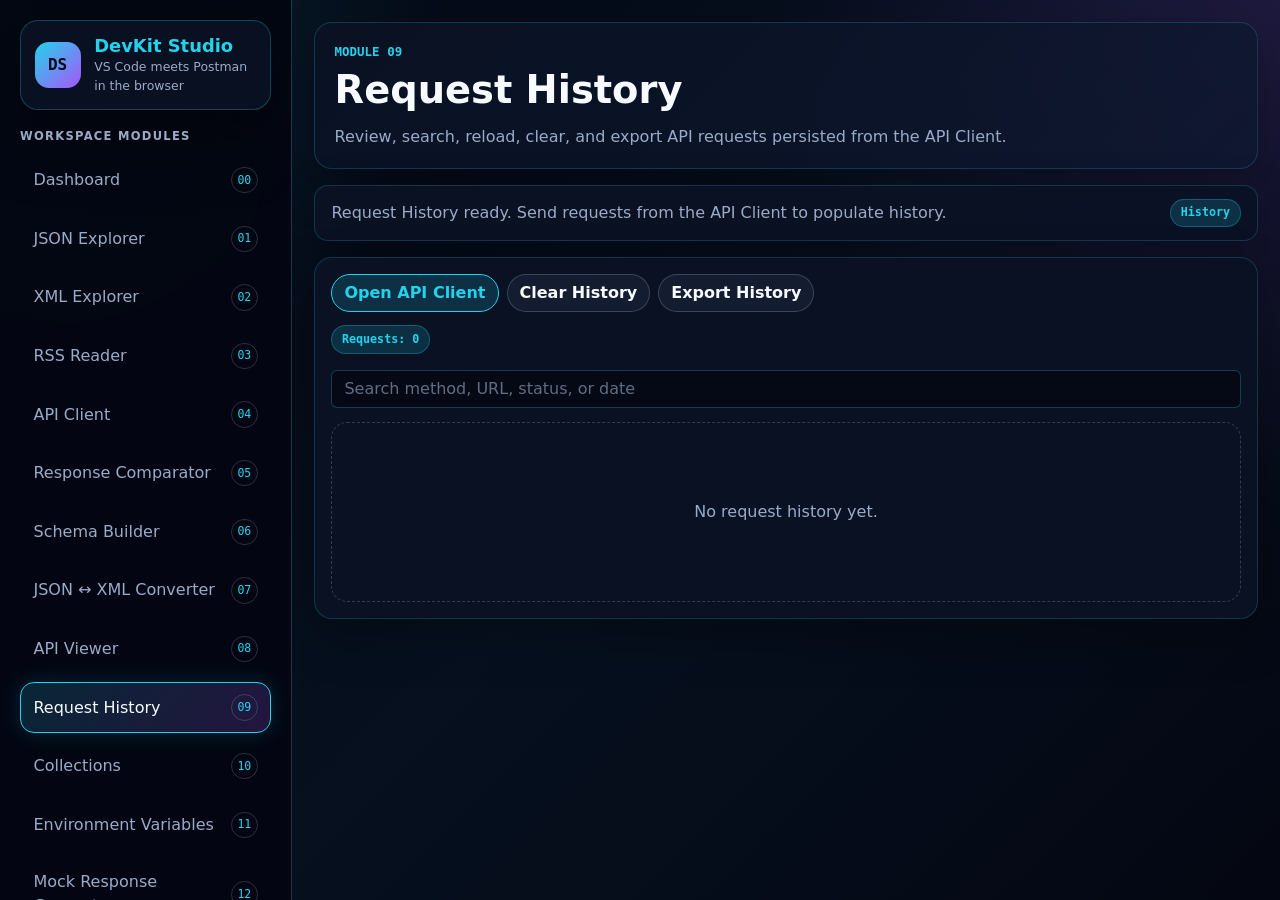
<file: request-history.html>
<!doctype html>
<html lang="en">
  <head>
    <meta charset="UTF-8" />
    <meta name="viewport" content="width=device-width, initial-scale=1.0" />
    <title>DevKit Studio | Request History</title>
    <link rel="icon" type="image/svg+xml" href="assets/favicon.svg" />
    <meta name="description" content="Review a history of past API requests and responses in this browser-based developer toolkit." />
    <link rel="canonical" href="https://fazal305.github.io/devkit-studio/request-history.html" />
    <meta property="og:type" content="website" />
    <meta property="og:url" content="https://fazal305.github.io/devkit-studio/request-history.html" />
    <meta property="og:title" content="DevKit Studio | Request History" />
    <meta property="og:description" content="Review a history of past API requests and responses in this browser-based developer toolkit." />
    <meta name="twitter:card" content="summary_large_image" />
    <meta name="twitter:title" content="DevKit Studio | Request History" />
    <meta name="twitter:description" content="Review a history of past API requests and responses in this browser-based developer toolkit." />
    <link
      href="https://cdn.jsdelivr.net/npm/bootstrap@5.3.3/dist/css/bootstrap.min.css"
      rel="stylesheet"
    />
    <link rel="stylesheet" href="styles.css" />
  </head>
  <body data-page="request-history">
    <div class="app-shell">
      <aside class="sidebar">
        <a class="brand" href="index.html" aria-label="DevKit Studio dashboard">
          <div class="brand-mark">DS</div>
          <div>
            <h1 class="brand-title">DevKit Studio</h1>
            <p class="brand-subtitle">VS Code meets Postman in the browser</p>
          </div>
        </a>

        <p class="sidebar-label">Workspace Modules</p>
        <nav class="module-nav" aria-label="DevKit modules">
          <a class="module-link" href="index.html" data-page-link="index"
            ><span>Dashboard</span><span class="module-index">00</span></a
          >
          <a
            class="module-link"
            href="json-explorer.html"
            data-page-link="json-explorer"
            ><span>JSON Explorer</span><span class="module-index">01</span></a
          >
          <a
            class="module-link"
            href="xml-explorer.html"
            data-page-link="xml-explorer"
            ><span>XML Explorer</span><span class="module-index">02</span></a
          >
          <a
            class="module-link"
            href="rss-reader.html"
            data-page-link="rss-reader"
            ><span>RSS Reader</span><span class="module-index">03</span></a
          >
          <a
            class="module-link"
            href="api-client.html"
            data-page-link="api-client"
            ><span>API Client</span><span class="module-index">04</span></a
          >
          <a
            class="module-link"
            href="response-comparator.html"
            data-page-link="response-comparator"
            ><span>Response Comparator</span
            ><span class="module-index">05</span></a
          >
          <a
            class="module-link"
            href="schema-builder.html"
            data-page-link="schema-builder"
            ><span>Schema Builder</span><span class="module-index">06</span></a
          >
          <a
            class="module-link"
            href="json-xml-converter.html"
            data-page-link="json-xml-converter"
            ><span>JSON ↔ XML Converter</span
            ><span class="module-index">07</span></a
          >
          <a
            class="module-link"
            href="api-viewer.html"
            data-page-link="api-viewer"
            ><span>API Viewer</span><span class="module-index">08</span></a
          >
          <a
            class="module-link"
            href="request-history.html"
            data-page-link="request-history"
            ><span>Request History</span><span class="module-index">09</span></a
          >
          <a
            class="module-link"
            href="collections.html"
            data-page-link="collections"
            ><span>Collections</span><span class="module-index">10</span></a
          >
          <a
            class="module-link"
            href="environment-variables.html"
            data-page-link="environment-variables"
            ><span>Environment Variables</span
            ><span class="module-index">11</span></a
          >
          <a
            class="module-link"
            href="mock-response-generator.html"
            data-page-link="mock-response-generator"
            ><span>Mock Response Generator</span
            ><span class="module-index">12</span></a
          >
        </nav>

        <p class="footer-note">Local-first developer tooling workspace</p>
      </aside>

      <main class="main-shell">
        <header class="page-header">
          <p class="page-kicker">Module 09</p>
          <h2 class="page-title">Request History</h2>
          <p class="page-subtitle">
            Review, search, reload, clear, and export API requests persisted
            from the API Client.
          </p>
        </header>

        <section class="status-bar" aria-live="polite">
          <p class="status-message" id="globalStatus">
            Request History ready. Send requests from the API Client to populate
            history.
          </p>
          <span class="status-chip">History</span>
        </section>

        <section class="panel">
          <div class="toolbar">
            <a class="btn btn-cyber" href="api-client.html">Open API Client</a>
            <button class="btn btn-ghost" type="button" id="clearHistoryBtn">
              Clear History
            </button>
            <button class="btn btn-ghost" type="button" id="exportHistoryBtn">
              Export History
            </button>
          </div>

          <div class="pill-row mb-3" id="historyStats">
            <span class="stat-pill">Requests: 0</span>
          </div>

          <input
            class="form-control search-row"
            id="historySearchInput"
            type="search"
            placeholder="Search method, URL, status, or date"
          />

          <div id="historyListOutput">
            <div class="empty-state">Sent API requests will appear here.</div>
          </div>
        </section>
      </main>
    </div>

    <script src="https://code.jquery.com/jquery-3.7.1.min.js"></script>
    <script src="https://cdn.jsdelivr.net/npm/bootstrap@5.3.3/dist/js/bootstrap.bundle.min.js"></script>
    <script src="js/shared.js"></script>
    <script src="js/request-history.js"></script>
  </body>
</html>
</file>
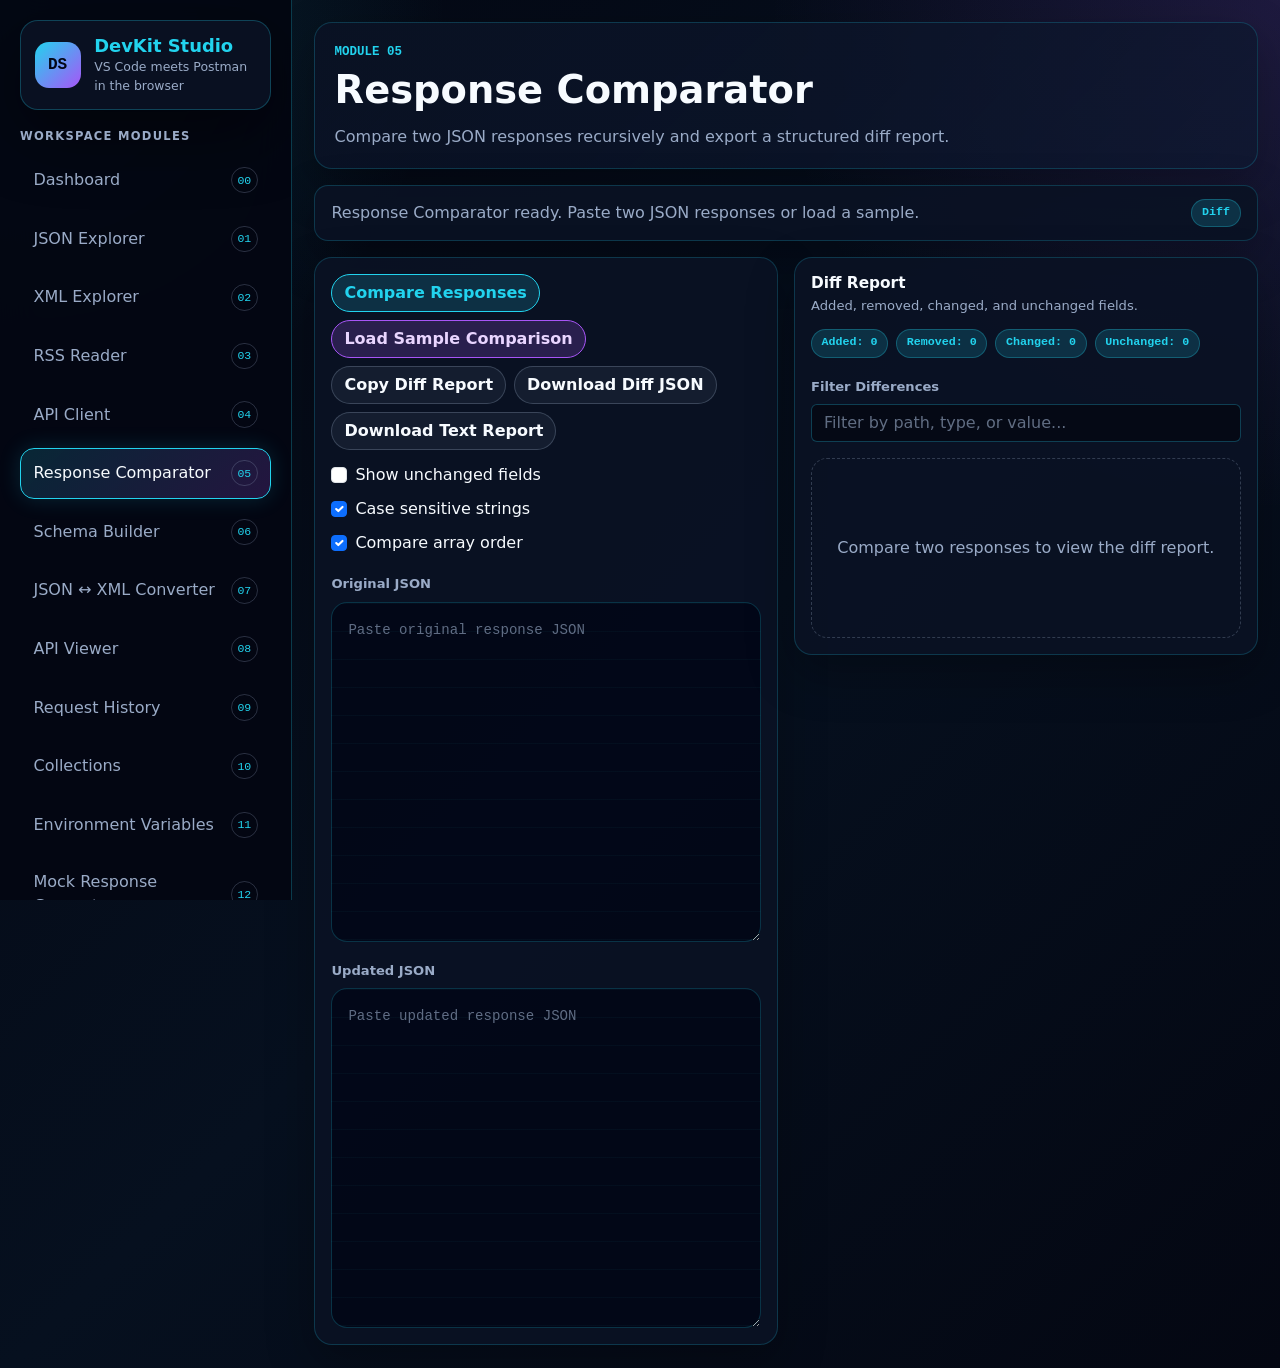
<file: response-comparator.html>
<!doctype html>
<html lang="en">
  <head>
    <meta charset="UTF-8" />
    <meta name="viewport" content="width=device-width, initial-scale=1.0" />
    <title>DevKit Studio | Response Comparator</title>
    <link rel="icon" type="image/svg+xml" href="assets/favicon.svg" />
    <meta name="description" content="Compare API responses side by side with this browser-based response comparator, part of the DevKit Studio developer toolkit." />
    <link rel="canonical" href="https://fazal305.github.io/devkit-studio/response-comparator.html" />
    <meta property="og:type" content="website" />
    <meta property="og:url" content="https://fazal305.github.io/devkit-studio/response-comparator.html" />
    <meta property="og:title" content="DevKit Studio | Response Comparator" />
    <meta property="og:description" content="Compare API responses side by side with this browser-based response comparator, part of the DevKit Studio developer toolkit." />
    <meta name="twitter:card" content="summary_large_image" />
    <meta name="twitter:title" content="DevKit Studio | Response Comparator" />
    <meta name="twitter:description" content="Compare API responses side by side with this browser-based response comparator, part of the DevKit Studio developer toolkit." />
    <link
      href="https://cdn.jsdelivr.net/npm/bootstrap@5.3.3/dist/css/bootstrap.min.css"
      rel="stylesheet"
    />
    <link rel="stylesheet" href="styles.css" />
  </head>
  <body data-page="response-comparator">
    <div class="app-shell">
      <aside class="sidebar">
        <a class="brand" href="index.html" aria-label="DevKit Studio dashboard">
          <div class="brand-mark">DS</div>
          <div>
            <h1 class="brand-title">DevKit Studio</h1>
            <p class="brand-subtitle">VS Code meets Postman in the browser</p>
          </div>
        </a>

        <p class="sidebar-label">Workspace Modules</p>
        <nav class="module-nav" aria-label="DevKit modules">
          <a class="module-link" href="index.html" data-page-link="index"
            ><span>Dashboard</span><span class="module-index">00</span></a
          >
          <a
            class="module-link"
            href="json-explorer.html"
            data-page-link="json-explorer"
            ><span>JSON Explorer</span><span class="module-index">01</span></a
          >
          <a
            class="module-link"
            href="xml-explorer.html"
            data-page-link="xml-explorer"
            ><span>XML Explorer</span><span class="module-index">02</span></a
          >
          <a
            class="module-link"
            href="rss-reader.html"
            data-page-link="rss-reader"
            ><span>RSS Reader</span><span class="module-index">03</span></a
          >
          <a
            class="module-link"
            href="api-client.html"
            data-page-link="api-client"
            ><span>API Client</span><span class="module-index">04</span></a
          >
          <a
            class="module-link"
            href="response-comparator.html"
            data-page-link="response-comparator"
            ><span>Response Comparator</span
            ><span class="module-index">05</span></a
          >
          <a
            class="module-link"
            href="schema-builder.html"
            data-page-link="schema-builder"
            ><span>Schema Builder</span><span class="module-index">06</span></a
          >
          <a
            class="module-link"
            href="json-xml-converter.html"
            data-page-link="json-xml-converter"
            ><span>JSON ↔ XML Converter</span
            ><span class="module-index">07</span></a
          >
          <a
            class="module-link"
            href="api-viewer.html"
            data-page-link="api-viewer"
            ><span>API Viewer</span><span class="module-index">08</span></a
          >
          <a
            class="module-link"
            href="request-history.html"
            data-page-link="request-history"
            ><span>Request History</span><span class="module-index">09</span></a
          >
          <a
            class="module-link"
            href="collections.html"
            data-page-link="collections"
            ><span>Collections</span><span class="module-index">10</span></a
          >
          <a
            class="module-link"
            href="environment-variables.html"
            data-page-link="environment-variables"
            ><span>Environment Variables</span
            ><span class="module-index">11</span></a
          >
          <a
            class="module-link"
            href="mock-response-generator.html"
            data-page-link="mock-response-generator"
            ><span>Mock Response Generator</span
            ><span class="module-index">12</span></a
          >
        </nav>

        <p class="footer-note">Local-first developer tooling workspace</p>
      </aside>

      <main class="main-shell">
        <header class="page-header">
          <p class="page-kicker">Module 05</p>
          <h2 class="page-title">Response Comparator</h2>
          <p class="page-subtitle">
            Compare two JSON responses recursively and export a structured diff
            report.
          </p>
        </header>

        <section class="status-bar" aria-live="polite">
          <p class="status-message" id="globalStatus">
            Response Comparator ready. Paste two JSON responses or load a
            sample.
          </p>
          <span class="status-chip">Diff</span>
        </section>

        <section class="module-grid equal">
          <div class="panel">
            <div class="toolbar">
              <button
                class="btn btn-cyber"
                type="button"
                id="compareResponsesBtn"
              >
                Compare Responses
              </button>
              <button
                class="btn btn-purple"
                type="button"
                id="loadComparisonSampleBtn"
              >
                Load Sample Comparison
              </button>
              <button
                class="btn btn-ghost"
                type="button"
                id="copyDiffReportBtn"
              >
                Copy Diff Report
              </button>
              <button
                class="btn btn-ghost"
                type="button"
                id="downloadDiffJsonBtn"
              >
                Download Diff JSON
              </button>
              <button
                class="btn btn-ghost"
                type="button"
                id="downloadDiffTextBtn"
              >
                Download Text Report
              </button>
            </div>

            <div class="toolbar">
              <div class="form-check form-check-inline">
                <input
                  class="form-check-input"
                  type="checkbox"
                  id="showUnchangedToggle"
                />
                <label class="form-check-label" for="showUnchangedToggle"
                  >Show unchanged fields</label
                >
              </div>
              <div class="form-check form-check-inline">
                <input
                  class="form-check-input"
                  type="checkbox"
                  id="caseSensitiveToggle"
                  checked
                />
                <label class="form-check-label" for="caseSensitiveToggle"
                  >Case sensitive strings</label
                >
              </div>
              <div class="form-check form-check-inline">
                <input
                  class="form-check-input"
                  type="checkbox"
                  id="compareArrayOrderToggle"
                  checked
                />
                <label class="form-check-label" for="compareArrayOrderToggle"
                  >Compare array order</label
                >
              </div>
            </div>

            <label class="form-label" for="originalResponseInput"
              >Original JSON</label
            >
            <textarea
              class="code-input form-control mb-3"
              id="originalResponseInput"
              spellcheck="false"
              placeholder="Paste original response JSON"
            ></textarea>

            <label class="form-label" for="updatedResponseInput"
              >Updated JSON</label
            >
            <textarea
              class="code-input form-control"
              id="updatedResponseInput"
              spellcheck="false"
              placeholder="Paste updated response JSON"
            ></textarea>
          </div>

          <div class="panel">
            <div class="panel-header">
              <div>
                <h3 class="panel-title">Diff Report</h3>
                <p class="panel-subtitle">
                  Added, removed, changed, and unchanged fields.
                </p>
              </div>
            </div>

            <div class="pill-row mb-3" id="diffStats">
              <span class="stat-pill">Added: 0</span>
              <span class="stat-pill">Removed: 0</span>
              <span class="stat-pill">Changed: 0</span>
              <span class="stat-pill">Unchanged: 0</span>
            </div>

            <label class="form-label" for="diffFilterInput"
              >Filter Differences</label
            >
            <input
              class="form-control mb-3"
              id="diffFilterInput"
              type="text"
              placeholder="Filter by path, type, or value..."
            />

            <div id="diffResultsOutput">
              <div class="empty-state">
                Compare two responses to view the diff report.
              </div>
            </div>
          </div>
        </section>
      </main>
    </div>

    <script src="https://code.jquery.com/jquery-3.7.1.min.js"></script>
    <script src="https://cdn.jsdelivr.net/npm/bootstrap@5.3.3/dist/js/bootstrap.bundle.min.js"></script>
    <script src="js/shared.js"></script>
    <script src="js/response-comparator.js"></script>
  </body>
</html>
</file>
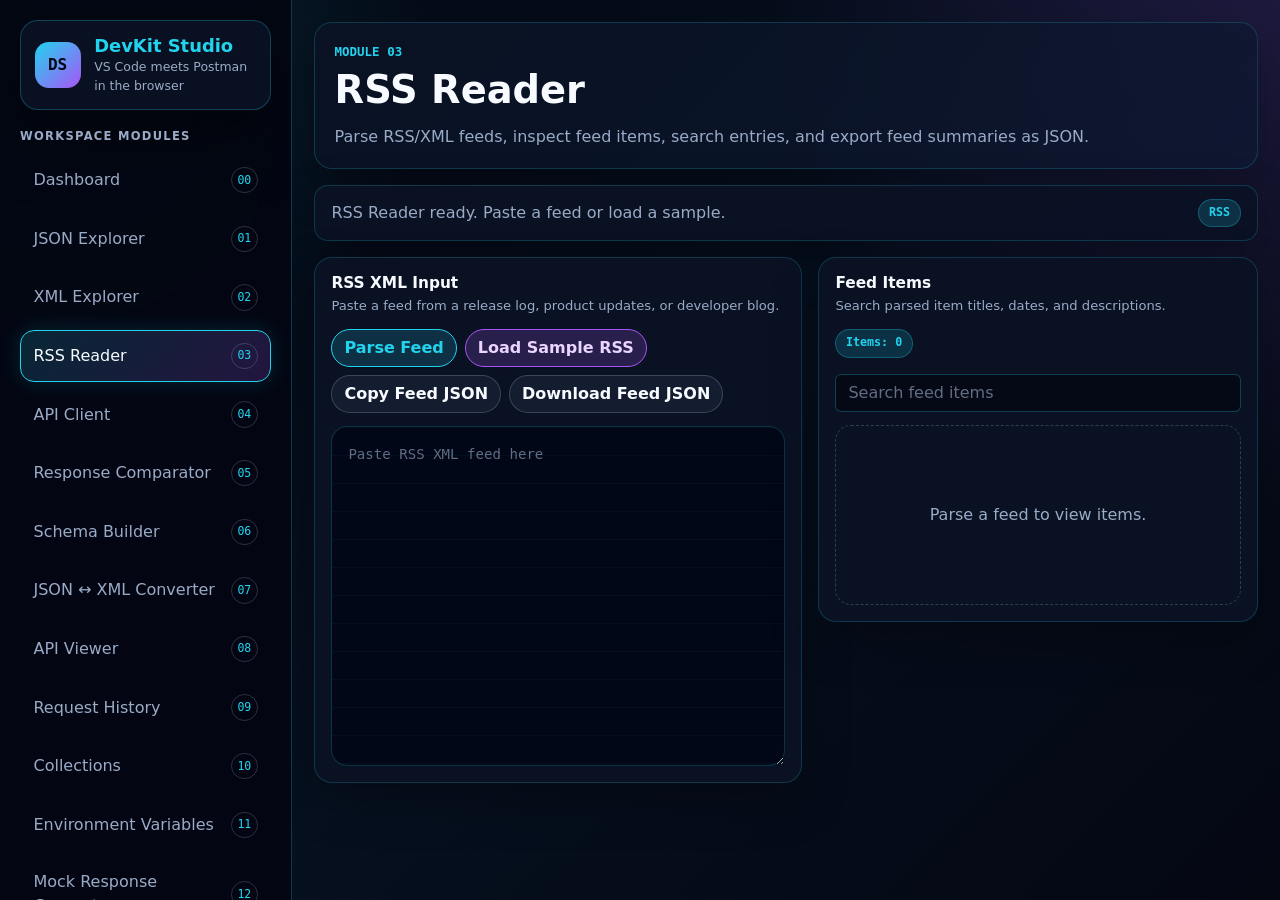
<file: rss-reader.html>
<!doctype html>
<html lang="en">
  <head>
    <meta charset="UTF-8" />
    <meta name="viewport" content="width=device-width, initial-scale=1.0" />
    <title>DevKit Studio | RSS Reader</title>
    <link rel="icon" type="image/svg+xml" href="assets/favicon.svg" />
    <meta name="description" content="Read and parse RSS and Atom feeds with this browser-based RSS reader, part of the DevKit Studio developer toolkit." />
    <link rel="canonical" href="https://fazal305.github.io/devkit-studio/rss-reader.html" />
    <meta property="og:type" content="website" />
    <meta property="og:url" content="https://fazal305.github.io/devkit-studio/rss-reader.html" />
    <meta property="og:title" content="DevKit Studio | RSS Reader" />
    <meta property="og:description" content="Read and parse RSS and Atom feeds with this browser-based RSS reader, part of the DevKit Studio developer toolkit." />
    <meta name="twitter:card" content="summary_large_image" />
    <meta name="twitter:title" content="DevKit Studio | RSS Reader" />
    <meta name="twitter:description" content="Read and parse RSS and Atom feeds with this browser-based RSS reader, part of the DevKit Studio developer toolkit." />
    <link
      href="https://cdn.jsdelivr.net/npm/bootstrap@5.3.3/dist/css/bootstrap.min.css"
      rel="stylesheet"
    />
    <link rel="stylesheet" href="styles.css" />
  </head>
  <body data-page="rss-reader">
    <div class="app-shell">
      <aside class="sidebar">
        <a class="brand" href="index.html" aria-label="DevKit Studio dashboard">
          <div class="brand-mark">DS</div>
          <div>
            <h1 class="brand-title">DevKit Studio</h1>
            <p class="brand-subtitle">VS Code meets Postman in the browser</p>
          </div>
        </a>

        <p class="sidebar-label">Workspace Modules</p>
        <nav class="module-nav" aria-label="DevKit modules">
          <a class="module-link" href="index.html" data-page-link="index"
            ><span>Dashboard</span><span class="module-index">00</span></a
          >
          <a
            class="module-link"
            href="json-explorer.html"
            data-page-link="json-explorer"
            ><span>JSON Explorer</span><span class="module-index">01</span></a
          >
          <a
            class="module-link"
            href="xml-explorer.html"
            data-page-link="xml-explorer"
            ><span>XML Explorer</span><span class="module-index">02</span></a
          >
          <a
            class="module-link"
            href="rss-reader.html"
            data-page-link="rss-reader"
            ><span>RSS Reader</span><span class="module-index">03</span></a
          >
          <a
            class="module-link"
            href="api-client.html"
            data-page-link="api-client"
            ><span>API Client</span><span class="module-index">04</span></a
          >
          <a
            class="module-link"
            href="response-comparator.html"
            data-page-link="response-comparator"
            ><span>Response Comparator</span
            ><span class="module-index">05</span></a
          >
          <a
            class="module-link"
            href="schema-builder.html"
            data-page-link="schema-builder"
            ><span>Schema Builder</span><span class="module-index">06</span></a
          >
          <a
            class="module-link"
            href="json-xml-converter.html"
            data-page-link="json-xml-converter"
            ><span>JSON ↔ XML Converter</span
            ><span class="module-index">07</span></a
          >
          <a
            class="module-link"
            href="api-viewer.html"
            data-page-link="api-viewer"
            ><span>API Viewer</span><span class="module-index">08</span></a
          >
          <a
            class="module-link"
            href="request-history.html"
            data-page-link="request-history"
            ><span>Request History</span><span class="module-index">09</span></a
          >
          <a
            class="module-link"
            href="collections.html"
            data-page-link="collections"
            ><span>Collections</span><span class="module-index">10</span></a
          >
          <a
            class="module-link"
            href="environment-variables.html"
            data-page-link="environment-variables"
            ><span>Environment Variables</span
            ><span class="module-index">11</span></a
          >
          <a
            class="module-link"
            href="mock-response-generator.html"
            data-page-link="mock-response-generator"
            ><span>Mock Response Generator</span
            ><span class="module-index">12</span></a
          >
        </nav>

        <p class="footer-note">Local-first developer tooling workspace</p>
      </aside>

      <main class="main-shell">
        <header class="page-header">
          <p class="page-kicker">Module 03</p>
          <h2 class="page-title">RSS Reader</h2>
          <p class="page-subtitle">
            Parse RSS/XML feeds, inspect feed items, search entries, and export
            feed summaries as JSON.
          </p>
        </header>

        <section class="status-bar" aria-live="polite">
          <p class="status-message" id="globalStatus">
            RSS Reader ready. Paste a feed or load a sample.
          </p>
          <span class="status-chip">RSS</span>
        </section>

        <section class="module-grid">
          <div class="panel">
            <div class="panel-header">
              <div>
                <h3 class="panel-title">RSS XML Input</h3>
                <p class="panel-subtitle">
                  Paste a feed from a release log, product updates, or developer
                  blog.
                </p>
              </div>
            </div>

            <div class="toolbar">
              <button class="btn btn-cyber" type="button" id="parseRssBtn">
                Parse Feed
              </button>
              <button
                class="btn btn-purple"
                type="button"
                id="loadRssSampleBtn"
              >
                Load Sample RSS
              </button>
              <button class="btn btn-ghost" type="button" id="copyRssJsonBtn">
                Copy Feed JSON
              </button>
              <button
                class="btn btn-ghost"
                type="button"
                id="downloadRssJsonBtn"
              >
                Download Feed JSON
              </button>
            </div>

            <textarea
              class="code-input form-control"
              id="rssInput"
              spellcheck="false"
              placeholder="Paste RSS XML feed here"
            ></textarea>
          </div>

          <div class="panel">
            <div class="panel-header">
              <div>
                <h3 class="panel-title">Feed Items</h3>
                <p class="panel-subtitle">
                  Search parsed item titles, dates, and descriptions.
                </p>
              </div>
            </div>

            <div class="pill-row mb-3" id="rssStats">
              <span class="stat-pill">Items: 0</span>
            </div>

            <input
              class="form-control search-row"
              id="rssSearchInput"
              type="search"
              placeholder="Search feed items"
            />

            <div id="rssItemsOutput">
              <div class="empty-state">Parse a feed to view items.</div>
            </div>
          </div>
        </section>
      </main>
    </div>

    <script src="https://code.jquery.com/jquery-3.7.1.min.js"></script>
    <script src="https://cdn.jsdelivr.net/npm/bootstrap@5.3.3/dist/js/bootstrap.bundle.min.js"></script>
    <script src="js/shared.js"></script>
    <script src="js/rss-reader.js"></script>
  </body>
</html>
</file>
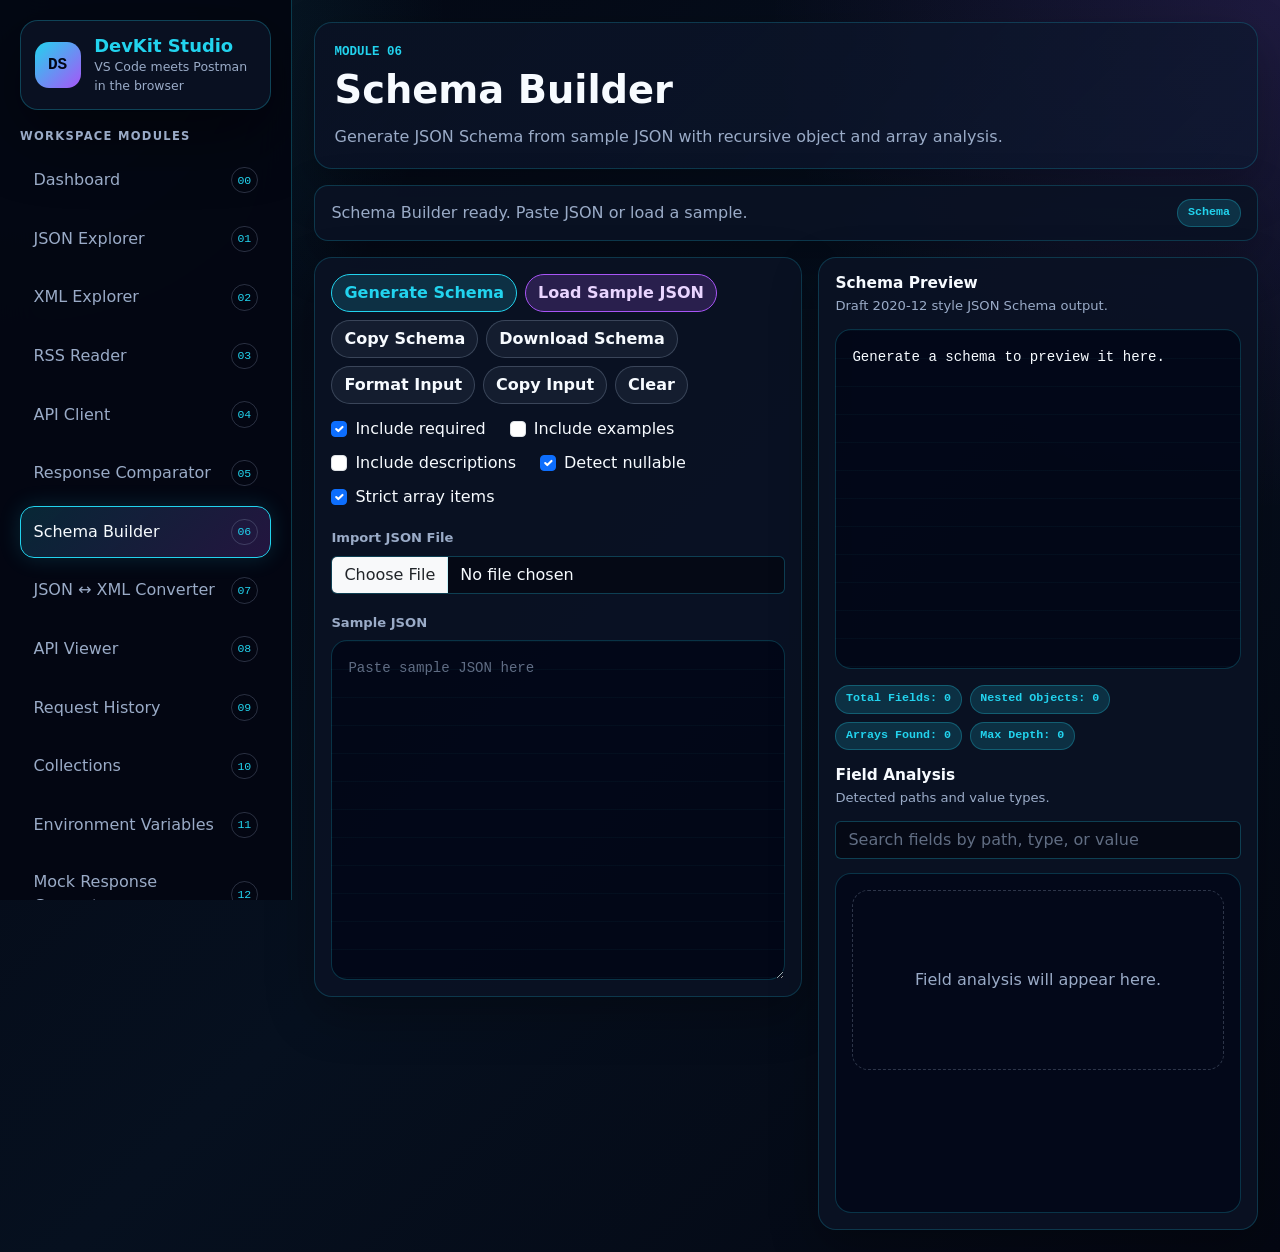
<file: schema-builder.html>
<!doctype html>
<html lang="en">
  <head>
    <meta charset="UTF-8" />
    <meta name="viewport" content="width=device-width, initial-scale=1.0" />
    <title>DevKit Studio | Schema Builder</title>
    <link rel="icon" type="image/svg+xml" href="assets/favicon.svg" />
    <meta name="description" content="Generate JSON Schema from sample data with this browser-based schema builder, part of the DevKit Studio developer toolkit." />
    <link rel="canonical" href="https://fazal305.github.io/devkit-studio/schema-builder.html" />
    <meta property="og:type" content="website" />
    <meta property="og:url" content="https://fazal305.github.io/devkit-studio/schema-builder.html" />
    <meta property="og:title" content="DevKit Studio | Schema Builder" />
    <meta property="og:description" content="Generate JSON Schema from sample data with this browser-based schema builder, part of the DevKit Studio developer toolkit." />
    <meta name="twitter:card" content="summary_large_image" />
    <meta name="twitter:title" content="DevKit Studio | Schema Builder" />
    <meta name="twitter:description" content="Generate JSON Schema from sample data with this browser-based schema builder, part of the DevKit Studio developer toolkit." />
    <link
      href="https://cdn.jsdelivr.net/npm/bootstrap@5.3.3/dist/css/bootstrap.min.css"
      rel="stylesheet"
    />
    <link rel="stylesheet" href="styles.css" />
  </head>
  <body data-page="schema-builder">
    <div class="app-shell">
      <aside class="sidebar">
        <a class="brand" href="index.html" aria-label="DevKit Studio dashboard">
          <div class="brand-mark">DS</div>
          <div>
            <h1 class="brand-title">DevKit Studio</h1>
            <p class="brand-subtitle">VS Code meets Postman in the browser</p>
          </div>
        </a>

        <p class="sidebar-label">Workspace Modules</p>
        <nav class="module-nav" aria-label="DevKit modules">
          <a class="module-link" href="index.html" data-page-link="index"
            ><span>Dashboard</span><span class="module-index">00</span></a
          >
          <a
            class="module-link"
            href="json-explorer.html"
            data-page-link="json-explorer"
            ><span>JSON Explorer</span><span class="module-index">01</span></a
          >
          <a
            class="module-link"
            href="xml-explorer.html"
            data-page-link="xml-explorer"
            ><span>XML Explorer</span><span class="module-index">02</span></a
          >
          <a
            class="module-link"
            href="rss-reader.html"
            data-page-link="rss-reader"
            ><span>RSS Reader</span><span class="module-index">03</span></a
          >
          <a
            class="module-link"
            href="api-client.html"
            data-page-link="api-client"
            ><span>API Client</span><span class="module-index">04</span></a
          >
          <a
            class="module-link"
            href="response-comparator.html"
            data-page-link="response-comparator"
            ><span>Response Comparator</span
            ><span class="module-index">05</span></a
          >
          <a
            class="module-link"
            href="schema-builder.html"
            data-page-link="schema-builder"
            ><span>Schema Builder</span><span class="module-index">06</span></a
          >
          <a
            class="module-link"
            href="json-xml-converter.html"
            data-page-link="json-xml-converter"
            ><span>JSON ↔ XML Converter</span
            ><span class="module-index">07</span></a
          >
          <a
            class="module-link"
            href="api-viewer.html"
            data-page-link="api-viewer"
            ><span>API Viewer</span><span class="module-index">08</span></a
          >
          <a
            class="module-link"
            href="request-history.html"
            data-page-link="request-history"
            ><span>Request History</span><span class="module-index">09</span></a
          >
          <a
            class="module-link"
            href="collections.html"
            data-page-link="collections"
            ><span>Collections</span><span class="module-index">10</span></a
          >
          <a
            class="module-link"
            href="environment-variables.html"
            data-page-link="environment-variables"
            ><span>Environment Variables</span
            ><span class="module-index">11</span></a
          >
          <a
            class="module-link"
            href="mock-response-generator.html"
            data-page-link="mock-response-generator"
            ><span>Mock Response Generator</span
            ><span class="module-index">12</span></a
          >
        </nav>

        <p class="footer-note">Local-first developer tooling workspace</p>
      </aside>

      <main class="main-shell">
        <header class="page-header">
          <p class="page-kicker">Module 06</p>
          <h2 class="page-title">Schema Builder</h2>
          <p class="page-subtitle">
            Generate JSON Schema from sample JSON with recursive object and
            array analysis.
          </p>
        </header>

        <section class="status-bar" aria-live="polite">
          <p class="status-message" id="globalStatus">
            Schema Builder ready. Paste JSON or load a sample.
          </p>
          <span class="status-chip">Schema</span>
        </section>

        <section class="module-grid">
          <div class="panel">
            <div class="toolbar">
              <button
                class="btn btn-cyber"
                type="button"
                id="generateSchemaBtn"
              >
                Generate Schema
              </button>
              <button
                class="btn btn-purple"
                type="button"
                id="loadSchemaSampleBtn"
              >
                Load Sample JSON
              </button>
              <button class="btn btn-ghost" type="button" id="copySchemaBtn">
                Copy Schema
              </button>
              <button
                class="btn btn-ghost"
                type="button"
                id="downloadSchemaBtn"
              >
                Download Schema
              </button>
              <button class="btn btn-ghost" type="button" id="formatSchemaInputBtn">
                Format Input
              </button>
              <button class="btn btn-ghost" type="button" id="copySchemaInputBtn">
                Copy Input
              </button>
              <button class="btn btn-ghost" type="button" id="clearSchemaBtn">
                Clear
              </button>
            </div>

            <div class="toolbar">
              <div class="form-check form-check-inline">
                <input class="form-check-input" type="checkbox" id="includeRequiredToggle" checked />
                <label class="form-check-label" for="includeRequiredToggle">Include required</label>
              </div>
              <div class="form-check form-check-inline">
                <input class="form-check-input" type="checkbox" id="includeExamplesToggle" />
                <label class="form-check-label" for="includeExamplesToggle">Include examples</label>
              </div>
              <div class="form-check form-check-inline">
                <input class="form-check-input" type="checkbox" id="includeDescriptionsToggle" />
                <label class="form-check-label" for="includeDescriptionsToggle">Include descriptions</label>
              </div>
              <div class="form-check form-check-inline">
                <input class="form-check-input" type="checkbox" id="detectNullableToggle" checked />
                <label class="form-check-label" for="detectNullableToggle">Detect nullable</label>
              </div>
              <div class="form-check form-check-inline">
                <input class="form-check-input" type="checkbox" id="strictArrayItemsToggle" checked />
                <label class="form-check-label" for="strictArrayItemsToggle">Strict array items</label>
              </div>
            </div>

            <label class="form-label" for="schemaFileInput">Import JSON File</label>
            <input class="form-control mb-3" id="schemaFileInput" type="file" accept=".json" />

            <label class="form-label" for="schemaInput">Sample JSON</label>
            <textarea
              class="code-input form-control"
              id="schemaInput"
              spellcheck="false"
              placeholder="Paste sample JSON here"
            ></textarea>
          </div>

          <div class="panel">
            <div class="panel-header">
              <div>
                <h3 class="panel-title">Schema Preview</h3>
                <p class="panel-subtitle">
                  Draft 2020-12 style JSON Schema output.
                </p>
              </div>
            </div>

            <pre class="code-output" id="schemaPreviewOutput">
Generate a schema to preview it here.</pre
            >

            <div class="pill-row mb-3" id="schemaStats">
              <span class="stat-pill">Total Fields: 0</span>
              <span class="stat-pill">Nested Objects: 0</span>
              <span class="stat-pill">Arrays Found: 0</span>
              <span class="stat-pill">Max Depth: 0</span>
            </div>

            <div class="panel-header mt-3">
              <div>
                <h3 class="panel-title">Field Analysis</h3>
                <p class="panel-subtitle">Detected paths and value types.</p>
              </div>
            </div>

            <input
              class="form-control search-row"
              id="schemaFieldSearch"
              type="search"
              placeholder="Search fields by path, type, or value"
            />

            <div class="preview-panel" id="schemaAnalysisOutput">
              <div class="empty-state">Field analysis will appear here.</div>
            </div>
          </div>
        </section>
      </main>
    </div>

    <script src="https://code.jquery.com/jquery-3.7.1.min.js"></script>
    <script src="https://cdn.jsdelivr.net/npm/bootstrap@5.3.3/dist/js/bootstrap.bundle.min.js"></script>
    <script src="js/shared.js"></script>
    <script src="js/schema-builder.js"></script>
  </body>
</html>
</file>
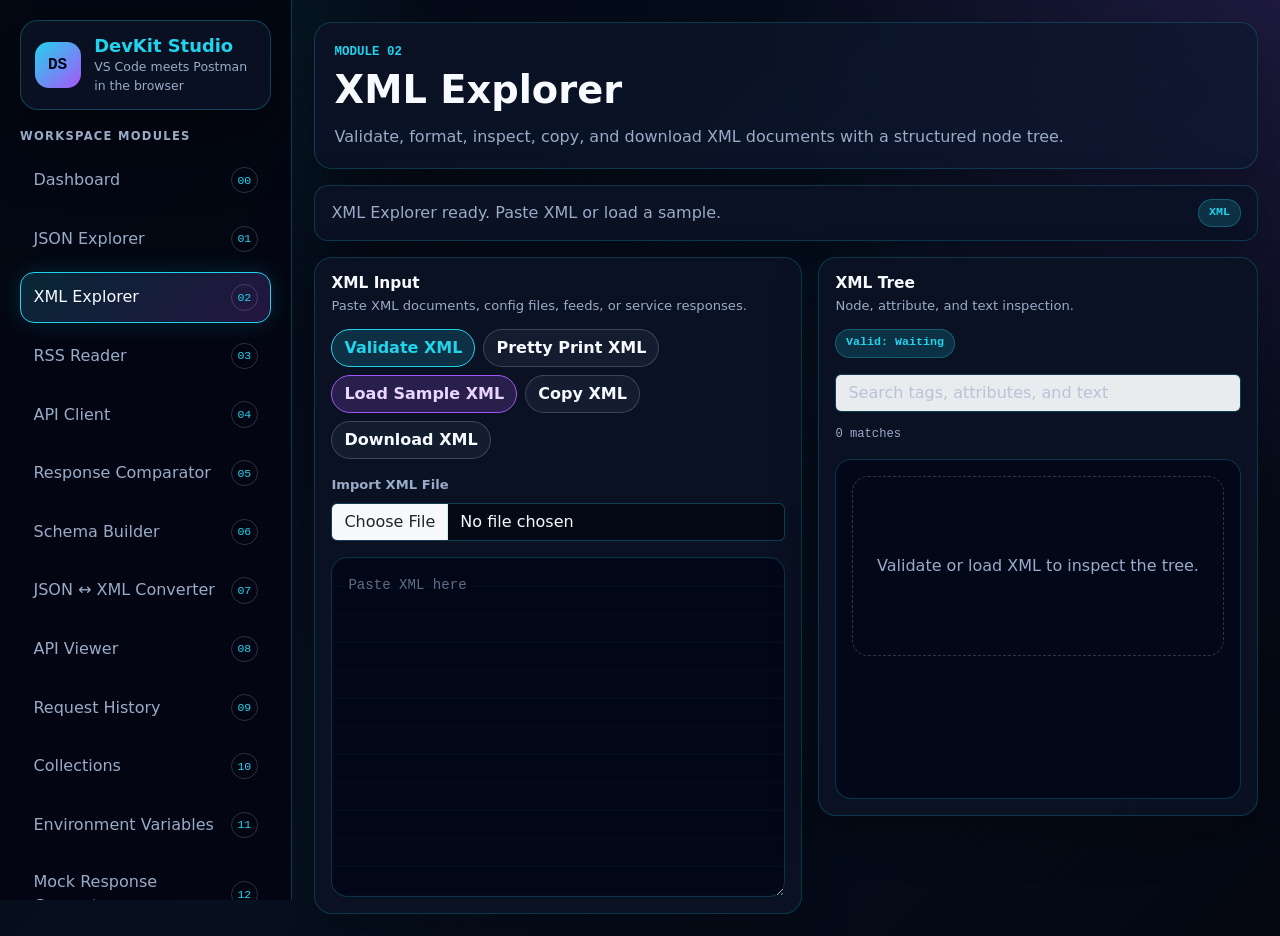
<file: xml-explorer.html>
<!doctype html>
<html lang="en">
  <head>
    <meta charset="UTF-8" />
    <meta name="viewport" content="width=device-width, initial-scale=1.0" />
    <title>DevKit Studio | XML Explorer</title>
    <link rel="icon" type="image/svg+xml" href="assets/favicon.svg" />
    <meta name="description" content="Explore, format, and inspect XML data with this browser-based XML explorer, part of the DevKit Studio developer toolkit." />
    <link rel="canonical" href="https://fazal305.github.io/devkit-studio/xml-explorer.html" />
    <meta property="og:type" content="website" />
    <meta property="og:url" content="https://fazal305.github.io/devkit-studio/xml-explorer.html" />
    <meta property="og:title" content="DevKit Studio | XML Explorer" />
    <meta property="og:description" content="Explore, format, and inspect XML data with this browser-based XML explorer, part of the DevKit Studio developer toolkit." />
    <meta name="twitter:card" content="summary_large_image" />
    <meta name="twitter:title" content="DevKit Studio | XML Explorer" />
    <meta name="twitter:description" content="Explore, format, and inspect XML data with this browser-based XML explorer, part of the DevKit Studio developer toolkit." />
    <link
      href="https://cdn.jsdelivr.net/npm/bootstrap@5.3.3/dist/css/bootstrap.min.css"
      rel="stylesheet"
    />
    <link rel="stylesheet" href="styles.css" />
  </head>
  <body data-page="xml-explorer">
    <div class="app-shell">
      <aside class="sidebar">
        <a class="brand" href="index.html" aria-label="DevKit Studio dashboard">
          <div class="brand-mark">DS</div>
          <div>
            <h1 class="brand-title">DevKit Studio</h1>
            <p class="brand-subtitle">VS Code meets Postman in the browser</p>
          </div>
        </a>

        <p class="sidebar-label">Workspace Modules</p>
        <nav class="module-nav" aria-label="DevKit modules">
          <a class="module-link" href="index.html" data-page-link="index"
            ><span>Dashboard</span><span class="module-index">00</span></a
          >
          <a
            class="module-link"
            href="json-explorer.html"
            data-page-link="json-explorer"
            ><span>JSON Explorer</span><span class="module-index">01</span></a
          >
          <a
            class="module-link"
            href="xml-explorer.html"
            data-page-link="xml-explorer"
            ><span>XML Explorer</span><span class="module-index">02</span></a
          >
          <a
            class="module-link"
            href="rss-reader.html"
            data-page-link="rss-reader"
            ><span>RSS Reader</span><span class="module-index">03</span></a
          >
          <a
            class="module-link"
            href="api-client.html"
            data-page-link="api-client"
            ><span>API Client</span><span class="module-index">04</span></a
          >
          <a
            class="module-link"
            href="response-comparator.html"
            data-page-link="response-comparator"
            ><span>Response Comparator</span
            ><span class="module-index">05</span></a
          >
          <a
            class="module-link"
            href="schema-builder.html"
            data-page-link="schema-builder"
            ><span>Schema Builder</span><span class="module-index">06</span></a
          >
          <a
            class="module-link"
            href="json-xml-converter.html"
            data-page-link="json-xml-converter"
            ><span>JSON ↔ XML Converter</span
            ><span class="module-index">07</span></a
          >
          <a
            class="module-link"
            href="api-viewer.html"
            data-page-link="api-viewer"
            ><span>API Viewer</span><span class="module-index">08</span></a
          >
          <a
            class="module-link"
            href="request-history.html"
            data-page-link="request-history"
            ><span>Request History</span><span class="module-index">09</span></a
          >
          <a
            class="module-link"
            href="collections.html"
            data-page-link="collections"
            ><span>Collections</span><span class="module-index">10</span></a
          >
          <a
            class="module-link"
            href="environment-variables.html"
            data-page-link="environment-variables"
            ><span>Environment Variables</span
            ><span class="module-index">11</span></a
          >
          <a
            class="module-link"
            href="mock-response-generator.html"
            data-page-link="mock-response-generator"
            ><span>Mock Response Generator</span
            ><span class="module-index">12</span></a
          >
        </nav>

        <p class="footer-note">Local-first developer tooling workspace</p>
      </aside>

      <main class="main-shell">
        <header class="page-header">
          <p class="page-kicker">Module 02</p>
          <h2 class="page-title">XML Explorer</h2>
          <p class="page-subtitle">
            Validate, format, inspect, copy, and download XML documents with a
            structured node tree.
          </p>
        </header>

        <section class="status-bar" aria-live="polite">
          <p class="status-message" id="globalStatus">
            XML Explorer ready. Paste XML or load a sample.
          </p>
          <span class="status-chip">XML</span>
        </section>

        <section class="module-grid">
          <div class="panel">
            <div class="panel-header">
              <div>
                <h3 class="panel-title">XML Input</h3>
                <p class="panel-subtitle">
                  Paste XML documents, config files, feeds, or service
                  responses.
                </p>
              </div>
            </div>

            <div class="toolbar">
              <button class="btn btn-cyber" type="button" id="validateXmlBtn">
                Validate XML
              </button>
              <button class="btn btn-ghost" type="button" id="prettyXmlBtn">
                Pretty Print XML
              </button>
              <button
                class="btn btn-purple"
                type="button"
                id="loadXmlSampleBtn"
              >
                Load Sample XML
              </button>
              <button class="btn btn-ghost" type="button" id="copyXmlBtn">
                Copy XML
              </button>
              <button class="btn btn-ghost" type="button" id="downloadXmlBtn">
                Download XML
              </button>
            </div>

            <label class="form-label" for="xmlFileInput">Import XML File</label>
            <input class="form-control mb-3" id="xmlFileInput" type="file" accept=".xml,.txt" />

            <textarea
              class="code-input form-control"
              id="xmlInput"
              spellcheck="false"
              placeholder="Paste XML here"
            ></textarea>
          </div>

          <div class="panel">
            <div class="panel-header">
              <div>
                <h3 class="panel-title">XML Tree</h3>
                <p class="panel-subtitle">
                  Node, attribute, and text inspection.
                </p>
              </div>
            </div>

            <div class="pill-row mb-3" id="xmlStats">
              <span class="stat-pill">Valid: Waiting</span>
            </div>

            <input
              class="form-control search-row"
              id="xmlTreeSearch"
              type="search"
              placeholder="Search tags, attributes, and text"
              disabled
            />
            <p class="item-meta" id="xmlTreeMatchCount">0 matches</p>

            <div class="preview-panel" id="xmlTreeOutput">
              <div class="empty-state">
                Validate or load XML to inspect the tree.
              </div>
            </div>
          </div>
        </section>
      </main>
    </div>

    <script src="https://code.jquery.com/jquery-3.7.1.min.js"></script>
    <script src="https://cdn.jsdelivr.net/npm/bootstrap@5.3.3/dist/js/bootstrap.bundle.min.js"></script>
    <script src="js/shared.js"></script>
    <script src="js/xml-explorer.js"></script>
  </body>
</html>
</file>
<file: styles.css>
:root {
  --bg: #040712;
  --bg-soft: #07111f;
  --card: rgba(10, 18, 36, 0.9);
  --card-strong: rgba(14, 24, 48, 0.96);
  --text: #f7fbff;
  --muted: #9aabc7;
  --cyan: #22d3ee;
  --cyan-soft: rgba(34, 211, 238, 0.16);
  --purple: #a855f7;
  --purple-soft: rgba(168, 85, 247, 0.2);
  --green: #4ade80;
  --green-soft: rgba(74, 222, 128, 0.14);
  --yellow: #facc15;
  --red: #fb7185;
  --border: rgba(34, 211, 238, 0.26);
  --shadow: 0 22px 70px rgba(0, 0, 0, 0.48);
  --radius: 18px;
  --mono: "Cascadia Code", "Fira Code", Consolas, monospace;
}

* {
  box-sizing: border-box;
}

html {
  scroll-behavior: smooth;
}

body {
  min-height: 100vh;
  margin: 0;
  background:
    radial-gradient(
      circle at top left,
      rgba(34, 211, 238, 0.16),
      transparent 28rem
    ),
    radial-gradient(
      circle at top right,
      rgba(168, 85, 247, 0.15),
      transparent 32rem
    ),
    linear-gradient(135deg, var(--bg) 0%, #06101f 52%, var(--bg) 100%);
  color: var(--text);
  font-family:
    Inter,
    system-ui,
    -apple-system,
    BlinkMacSystemFont,
    "Segoe UI",
    sans-serif;
}

a {
  color: var(--cyan);
  text-decoration: none;
}

a:hover {
  color: var(--green);
}

button,
input,
select,
textarea {
  font: inherit;
}

.app-shell {
  display: grid;
  grid-template-columns: 292px minmax(0, 1fr);
  min-height: 100vh;
}

.sidebar {
  position: sticky;
  top: 0;
  height: 100vh;
  padding: 1.25rem;
  overflow-y: auto;
  border-right: 1px solid var(--border);
  background: rgba(4, 7, 18, 0.95);
  backdrop-filter: blur(18px);
}

.brand {
  display: flex;
  align-items: center;
  gap: 0.85rem;
  padding: 0.85rem;
  margin-bottom: 1.1rem;
  border: 1px solid var(--border);
  border-radius: var(--radius);
  background: var(--card);
  box-shadow: var(--shadow);
}

.brand-mark {
  display: grid;
  width: 46px;
  height: 46px;
  flex: 0 0 auto;
  place-items: center;
  border-radius: 14px;
  background: linear-gradient(135deg, var(--cyan), var(--purple));
  color: #020617;
  font-family: var(--mono);
  font-weight: 900;
}

.brand-title {
  margin: 0;
  font-size: 1.12rem;
  font-weight: 850;
  letter-spacing: 0;
}

.brand-subtitle {
  margin: 0.12rem 0 0;
  color: var(--muted);
  font-size: 0.78rem;
}

.sidebar-label {
  margin: 1.1rem 0 0.6rem;
  color: var(--muted);
  font-size: 0.72rem;
  font-weight: 800;
  letter-spacing: 0.08rem;
  text-transform: uppercase;
}

.module-nav {
  display: grid;
  gap: 0.45rem;
}

.module-link {
  display: flex;
  align-items: center;
  justify-content: space-between;
  gap: 0.75rem;
  width: 100%;
  padding: 0.72rem 0.78rem;
  border: 1px solid transparent;
  border-radius: 14px;
  color: var(--muted);
  transition:
    border-color 160ms ease,
    background 160ms ease,
    color 160ms ease,
    transform 160ms ease;
}

.module-link:hover,
.module-link:focus-visible {
  border-color: var(--border);
  background: var(--cyan-soft);
  color: var(--text);
  outline: none;
  transform: translateX(2px);
}

.module-link.active {
  border-color: var(--cyan);
  background: linear-gradient(135deg, var(--cyan-soft), var(--purple-soft));
  color: var(--text);
  box-shadow: 0 0 22px rgba(34, 211, 238, 0.16);
}

.module-index {
  display: inline-grid;
  min-width: 1.65rem;
  height: 1.65rem;
  place-items: center;
  border: 1px solid rgba(154, 171, 199, 0.26);
  border-radius: 999px;
  color: var(--cyan);
  font-family: var(--mono);
  font-size: 0.72rem;
}

.main-shell {
  min-width: 0;
  padding: 1.4rem;
}

.hero,
.page-header,
.status-bar,
.panel,
.dashboard-card,
.stat-card,
.feed-item,
.endpoint-card,
.history-item,
.collection-item,
.diff-row,
.table-panel {
  border: 1px solid rgba(34, 211, 238, 0.2);
  background: var(--card);
  box-shadow: 0 18px 48px rgba(0, 0, 0, 0.28);
}

.hero {
  display: grid;
  grid-template-columns: minmax(0, 1fr) auto;
  gap: 1rem;
  align-items: end;
  padding: 1.45rem;
  margin-bottom: 1rem;
  border-color: var(--border);
  border-radius: var(--radius);
  background: linear-gradient(
    135deg,
    rgba(10, 18, 36, 0.94),
    rgba(14, 24, 48, 0.72)
  );
  box-shadow: var(--shadow);
}

.hero-kicker,
.page-kicker {
  margin: 0 0 0.35rem;
  color: var(--cyan);
  font-family: var(--mono);
  font-size: 0.78rem;
  font-weight: 800;
  text-transform: uppercase;
}

.hero-title {
  margin: 0;
  font-size: clamp(2rem, 4vw, 4.4rem);
  font-weight: 900;
  line-height: 1;
  letter-spacing: 0;
}

.hero-subtitle,
.page-subtitle {
  max-width: 820px;
  margin: 0.75rem 0 0;
  color: var(--muted);
  font-size: 1rem;
}

.hero-actions,
.toolbar,
.item-actions,
.pill-row {
  display: flex;
  flex-wrap: wrap;
  gap: 0.5rem;
}

.hero-actions {
  justify-content: flex-end;
}

.page-header {
  padding: 1.2rem;
  margin-bottom: 1rem;
  border-radius: var(--radius);
  background: linear-gradient(
    135deg,
    rgba(10, 18, 36, 0.92),
    rgba(14, 24, 48, 0.72)
  );
}

.page-title {
  margin: 0;
  font-size: clamp(1.75rem, 3vw, 3rem);
  font-weight: 900;
  letter-spacing: 0;
}

.status-bar {
  display: flex;
  align-items: center;
  justify-content: space-between;
  gap: 0.85rem;
  padding: 0.78rem 1rem;
  margin-bottom: 1rem;
  border-radius: 14px;
  color: var(--muted);
}

.status-message {
  margin: 0;
}

.status-message.success {
  color: var(--green);
}

.status-message.warning {
  color: var(--yellow);
}

.status-message.error {
  color: var(--red);
}

.status-chip,
.stat-pill,
.method-badge,
.type-badge {
  display: inline-flex;
  align-items: center;
  min-height: 1.8rem;
  padding: 0.28rem 0.6rem;
  border-radius: 999px;
  font-family: var(--mono);
  font-size: 0.73rem;
  font-weight: 800;
  white-space: nowrap;
}

.status-chip,
.stat-pill {
  border: 1px solid rgba(34, 211, 238, 0.28);
  background: var(--cyan-soft);
  color: var(--cyan);
}

.method-badge {
  border: 1px solid rgba(74, 222, 128, 0.3);
  background: var(--green-soft);
  color: var(--green);
}

.method-badge.post,
.method-badge.put {
  border-color: rgba(250, 204, 21, 0.34);
  background: rgba(250, 204, 21, 0.12);
  color: var(--yellow);
}

.method-badge.delete,
.type-badge.error {
  border-color: rgba(251, 113, 133, 0.34);
  background: rgba(251, 113, 133, 0.12);
  color: var(--red);
}

.type-badge {
  border: 1px solid rgba(168, 85, 247, 0.28);
  background: var(--purple-soft);
  color: #e9d5ff;
}

.stats-grid,
.dashboard-grid {
  display: grid;
  gap: 0.85rem;
}

.stats-grid {
  grid-template-columns: repeat(4, minmax(0, 1fr));
  margin-bottom: 1rem;
}

.dashboard-grid {
  grid-template-columns: repeat(3, minmax(0, 1fr));
}

.stat-card,
.dashboard-card,
.panel,
.table-panel {
  border-radius: var(--radius);
}

.stat-card,
.dashboard-card,
.panel {
  padding: 1rem;
}

.dashboard-card {
  display: grid;
  min-height: 190px;
  align-content: space-between;
  transition:
    border-color 160ms ease,
    transform 160ms ease,
    background 160ms ease;
}

.dashboard-card:hover,
.dashboard-card:focus-visible {
  border-color: var(--cyan);
  background: var(--card-strong);
  transform: translateY(-2px);
  outline: none;
}

.dashboard-card h3 {
  margin: 0;
  color: var(--text);
  font-size: 1.08rem;
  font-weight: 850;
}

.dashboard-card p {
  margin: 0.55rem 0 0;
  color: var(--muted);
}

.card-meta {
  display: flex;
  align-items: center;
  justify-content: space-between;
  gap: 0.7rem;
  margin-top: 1rem;
}

.stat-label {
  margin: 0;
  color: var(--muted);
  font-size: 0.75rem;
  font-weight: 800;
  text-transform: uppercase;
}

.stat-value {
  margin: 0.28rem 0 0;
  color: var(--text);
  font-family: var(--mono);
  font-size: 1.15rem;
  font-weight: 850;
}

.module-grid {
  display: grid;
  grid-template-columns: minmax(0, 1fr) minmax(340px, 0.9fr);
  gap: 1rem;
  align-items: start;
}

.module-grid.equal {
  grid-template-columns: repeat(2, minmax(0, 1fr));
}

.panel-header {
  display: flex;
  align-items: center;
  justify-content: space-between;
  gap: 0.75rem;
  margin-bottom: 0.85rem;
}

.panel-title {
  margin: 0;
  font-size: 0.96rem;
  font-weight: 850;
}

.panel-subtitle {
  margin: 0.2rem 0 0;
  color: var(--muted);
  font-size: 0.82rem;
}

.toolbar {
  margin-bottom: 0.85rem;
}

.form-label {
  color: var(--muted);
  font-size: 0.82rem;
  font-weight: 750;
}

.form-control,
.form-select {
  border: 1px solid rgba(34, 211, 238, 0.24);
  background-color: rgba(4, 7, 18, 0.76);
  color: var(--text);
}

.form-control:focus,
.form-select:focus {
  border-color: var(--cyan);
  background-color: rgba(4, 7, 18, 0.92);
  color: var(--text);
  box-shadow: 0 0 0 0.2rem rgba(34, 211, 238, 0.16);
}

.form-control::placeholder {
  color: rgba(154, 171, 199, 0.62);
}

textarea.code-input,
pre.code-output {
  width: 100%;
  min-height: 340px;
  border: 1px solid rgba(34, 211, 238, 0.22);
  border-radius: 16px;
  background:
    linear-gradient(rgba(34, 211, 238, 0.035) 1px, transparent 1px),
    rgba(2, 6, 23, 0.86);
  background-size: 100% 28px;
  color: var(--text);
  font-family: var(--mono);
  font-size: 0.88rem;
  line-height: 1.6;
}

textarea.code-input {
  padding: 1rem;
  resize: vertical;
}

pre.code-output {
  max-height: 560px;
  padding: 1rem;
  overflow: auto;
  white-space: pre-wrap;
  word-break: break-word;
}

.preview-panel {
  min-height: 340px;
  max-height: 620px;
  overflow: auto;
  padding: 1rem;
  border: 1px solid rgba(34, 211, 238, 0.22);
  border-radius: 16px;
  background: rgba(2, 6, 23, 0.72);
}

.btn {
  border-radius: 999px;
  font-weight: 750;
}

.btn-cyber {
  border: 1px solid var(--cyan);
  background: var(--cyan-soft);
  color: var(--cyan);
}

.btn-cyber:hover,
.btn-cyber:focus-visible {
  border-color: var(--cyan);
  background: var(--cyan);
  color: #020617;
}

.btn-purple {
  border: 1px solid var(--purple);
  background: var(--purple-soft);
  color: #e9d5ff;
}

.btn-purple:hover,
.btn-purple:focus-visible {
  border-color: var(--purple);
  background: var(--purple);
  color: #fff;
}

.btn-ghost {
  border: 1px solid rgba(154, 171, 199, 0.28);
  background: rgba(154, 171, 199, 0.08);
  color: var(--text);
}

.btn-ghost:hover,
.btn-ghost:focus-visible {
  border-color: var(--cyan);
  background: var(--cyan-soft);
  color: var(--cyan);
}

.api-url-row,
.row-editor,
.inline-form-row {
  display: grid;
  gap: 0.55rem;
  align-items: center;
  margin-bottom: 0.6rem;
}

.api-url-row {
  grid-template-columns: 130px minmax(0, 1fr);
}

.inline-form-row {
  grid-template-columns: minmax(0, 1fr) auto;
}

.row-editor {
  grid-template-columns: minmax(0, 1fr) minmax(0, 1fr) auto;
}

.response-tabs {
  display: flex;
  gap: 0.45rem;
  margin-bottom: 0.75rem;
}

.tab-button {
  padding: 0.4rem 0.7rem;
  border: 1px solid rgba(154, 171, 199, 0.22);
  border-radius: 999px;
  background: rgba(154, 171, 199, 0.08);
  color: var(--muted);
}

.tab-button.active {
  border-color: var(--cyan);
  background: var(--cyan-soft);
  color: var(--cyan);
}

.tree-list,
.tree-list ul {
  margin: 0;
  padding-left: 1rem;
  list-style: none;
}

.tree-list li {
  position: relative;
  padding: 0.18rem 0 0.18rem 0.8rem;
  color: var(--muted);
  font-family: var(--mono);
  font-size: 0.84rem;
}

.tree-list li::before {
  position: absolute;
  left: 0;
  color: var(--cyan);
  content: ">";
}

.tree-key {
  color: var(--cyan);
}

.tree-value {
  color: var(--green);
}

.tree-type {
  color: var(--purple);
}

.tree-toggle {
  padding: 0 0.4rem;
  margin-right: 0.3rem;
  line-height: 1;
  font-family: var(--mono);
}

mark.highlight {
  background: var(--cyan);
  color: var(--bg, #0a0a12);
  padding: 0 0.1rem;
  border-radius: 2px;
}

.feed-item,
.endpoint-card,
.history-item,
.collection-item,
.diff-row {
  padding: 0.9rem;
  margin-bottom: 0.75rem;
  border-radius: var(--radius);
}

.feed-item h4,
.endpoint-card h4,
.history-item h4,
.collection-item h4,
.diff-row h4 {
  margin: 0 0 0.4rem;
  font-size: 1rem;
}

.item-meta {
  color: var(--muted);
  font-family: var(--mono);
  font-size: 0.76rem;
}

.item-description {
  margin: 0.5rem 0 0;
  color: var(--muted);
}

.diff-row.added {
  border-color: rgba(74, 222, 128, 0.34);
}

.diff-row.removed {
  border-color: rgba(251, 113, 133, 0.34);
}

.diff-row.changed {
  border-color: rgba(250, 204, 21, 0.34);
}

.diff-row.unchanged {
  opacity: 0.75;
}

.empty-state {
  display: grid;
  min-height: 180px;
  place-items: center;
  padding: 1.2rem;
  border: 1px dashed rgba(154, 171, 199, 0.28);
  border-radius: 16px;
  color: var(--muted);
  text-align: center;
}

.table {
  --bs-table-bg: transparent;
  --bs-table-color: var(--text);
  --bs-table-border-color: rgba(34, 211, 238, 0.18);
  margin-bottom: 0;
}

.table thead {
  color: var(--cyan);
  font-family: var(--mono);
  font-size: 0.78rem;
}

.table td,
.table th {
  vertical-align: middle;
}

.search-row {
  margin-bottom: 0.85rem;
}

.footer-note {
  margin-top: 1rem;
  color: var(--muted);
  font-size: 0.78rem;
  text-align: center;
}

::-webkit-scrollbar {
  width: 10px;
  height: 10px;
}

::-webkit-scrollbar-track {
  background: rgba(4, 7, 18, 0.8);
}

::-webkit-scrollbar-thumb {
  border-radius: 999px;
  background: rgba(34, 211, 238, 0.34);
}

::-webkit-scrollbar-thumb:hover {
  background: rgba(34, 211, 238, 0.58);
}

@media (max-width: 1180px) {
  .app-shell {
    grid-template-columns: 240px minmax(0, 1fr);
  }

  .stats-grid {
    grid-template-columns: repeat(2, minmax(0, 1fr));
  }

  .dashboard-grid {
    grid-template-columns: repeat(2, minmax(0, 1fr));
  }

  .module-grid,
  .module-grid.equal {
    grid-template-columns: 1fr;
  }
}

@media (max-width: 860px) {
  .app-shell {
    display: block;
  }

  .sidebar {
    position: relative;
    height: auto;
    border-right: 0;
    border-bottom: 1px solid var(--border);
  }

  .module-nav {
    grid-template-columns: repeat(2, minmax(0, 1fr));
  }

  .main-shell {
    padding: 1rem;
  }

  .hero {
    grid-template-columns: 1fr;
  }

  .hero-actions {
    justify-content: flex-start;
  }

  .api-url-row,
  .row-editor,
  .inline-form-row {
    grid-template-columns: 1fr;
  }

  .row-editor .btn,
  .inline-form-row .btn {
    width: 100%;
  }
}

@media (max-width: 560px) {
  .sidebar,
  .main-shell,
  .hero,
  .page-header,
  .panel {
    padding: 0.85rem;
  }

  .module-nav,
  .stats-grid,
  .dashboard-grid {
    grid-template-columns: 1fr;
  }

  .toolbar,
  .pill-row,
  .status-bar {
    align-items: stretch;
    flex-direction: column;
  }

  .toolbar .btn,
  .hero-actions .btn {
    width: 100%;
  }

  textarea.code-input,
  pre.code-output,
  .preview-panel {
    min-height: 260px;
    font-size: 0.8rem;
  }
}
</file>
